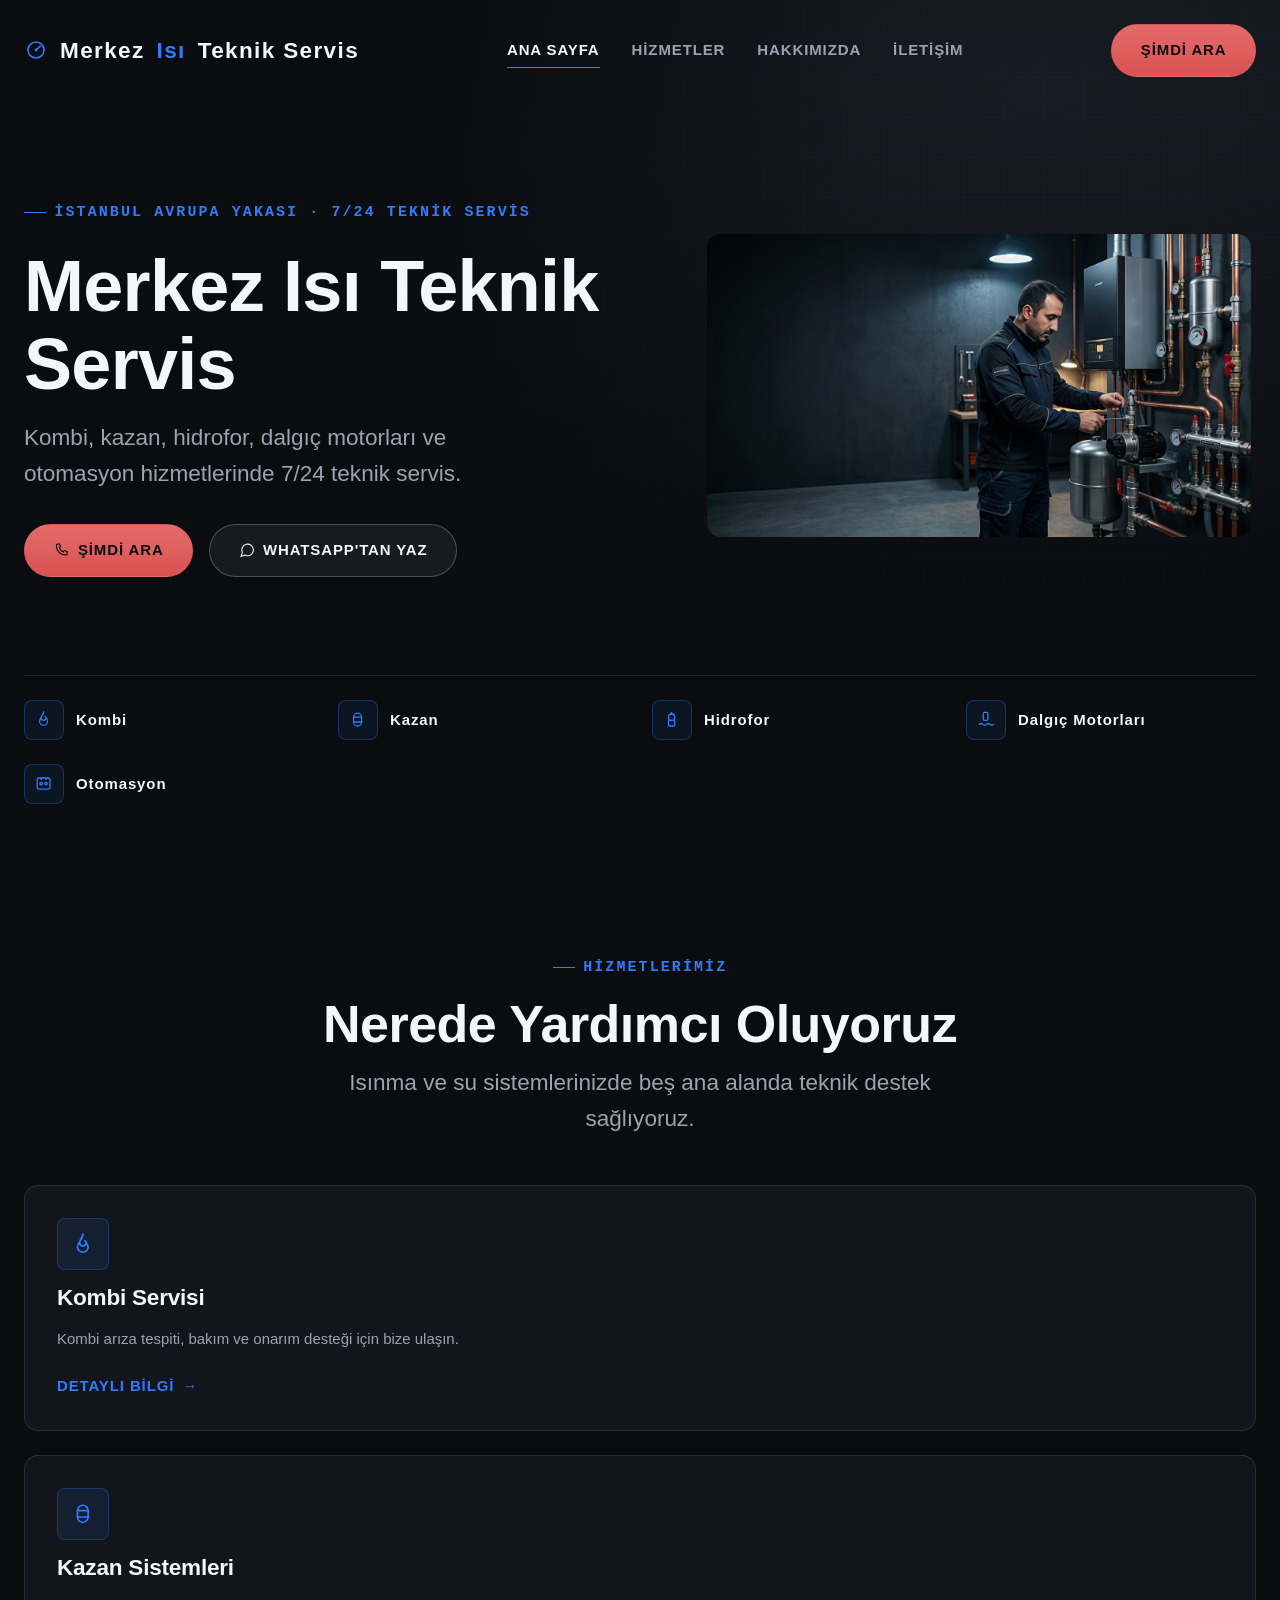
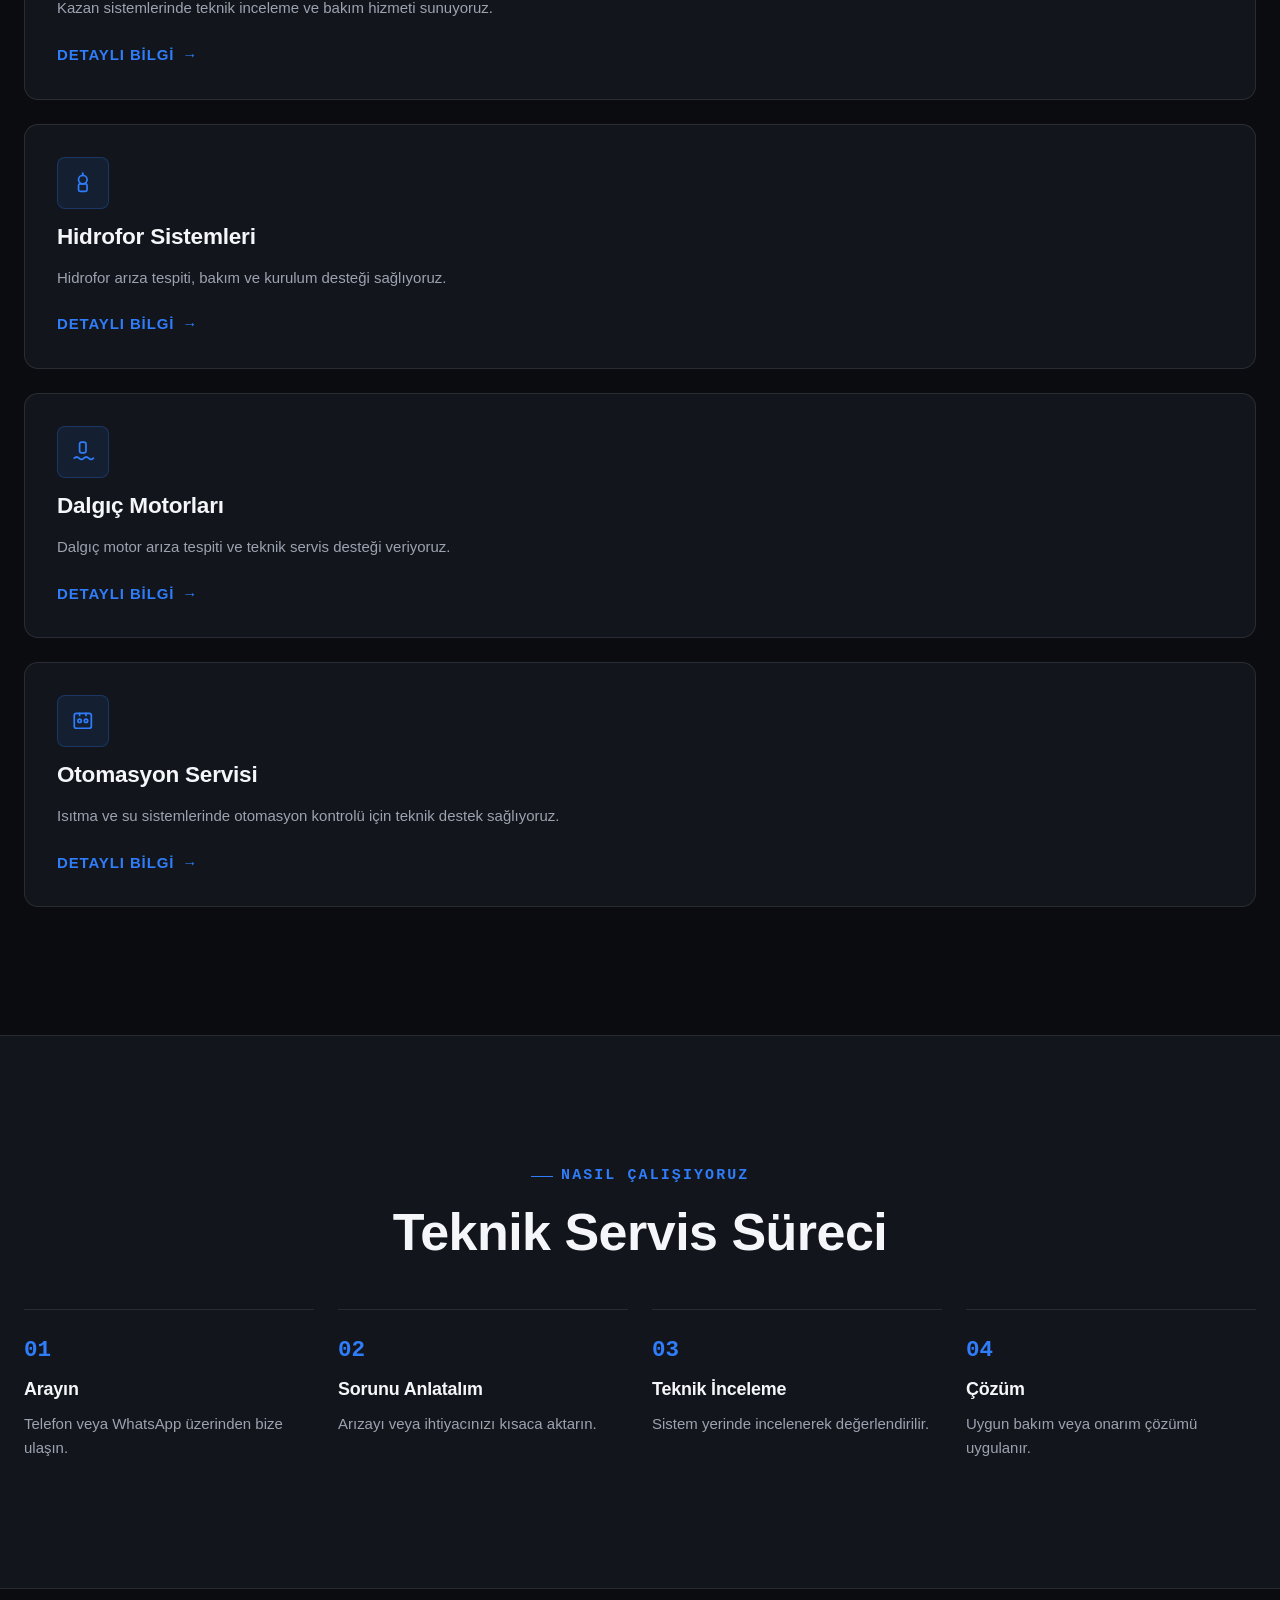
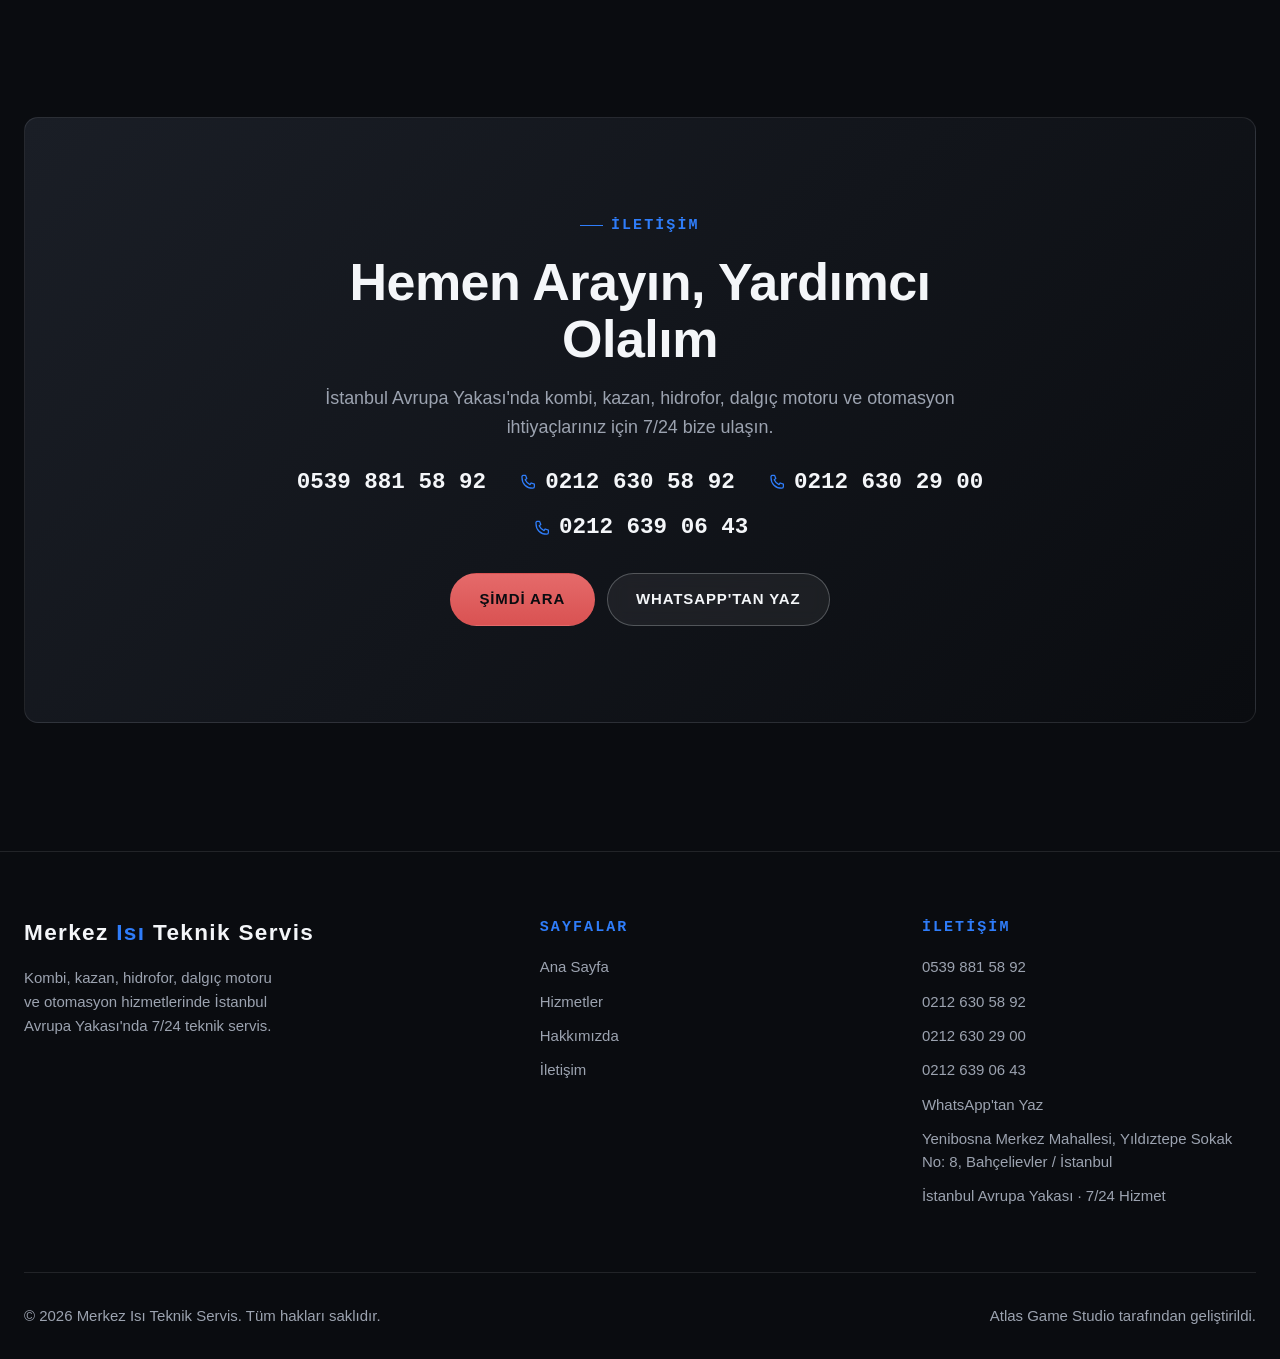
<file: index.html>
<!doctype html>
<html lang="tr">
<head>
  <meta charset="UTF-8" />
  <meta name="viewport" content="width=device-width, initial-scale=1" />
  <title>Merkez Isı Teknik Servis | Kombi, Kazan, Hidrofor, Dalgıç Motoru, Otomasyon</title>
  <meta name="description" content="Merkez Isı Teknik Servis; kombi, kazan, hidrofor, dalgıç motoru ve otomasyon alanlarında İstanbul Avrupa Yakası'nda 7/24 teknik servis sunar. Hemen arayın veya WhatsApp'tan yazın." />
  <!-- TODO: canonical will become https://www.merkezhidrofor.com/ once this design ships through the
       WordPress child theme on the live domain. This static repo is a design reference / GitHub Pages
       demo, not the production deployment, so it intentionally keeps a placeholder canonical for now. -->
  <link rel="canonical" href="https://example.com/" />

  <meta property="og:type" content="website" />
  <meta property="og:title" content="Merkez Isı Teknik Servis | Kombi, Kazan, Hidrofor, Dalgıç Motoru, Otomasyon" />
  <meta property="og:description" content="Kombi, kazan, hidrofor, dalgıç motoru ve otomasyon alanlarında İstanbul Avrupa Yakası'nda 7/24 teknik servis, bakım ve onarım desteği." />
  <meta property="og:url" content="https://example.com/" />
  <meta property="og:locale" content="tr_TR" />
  <meta name="twitter:card" content="summary" />

  <link rel="icon" href="assets/images/icons/favicon.svg" type="image/svg+xml" />
  <link rel="manifest" href="site.webmanifest" />
  <meta name="theme-color" content="#0a0c10" />

  <link rel="stylesheet" href="assets/css/base/reset.css" />
  <link rel="stylesheet" href="assets/css/base/tokens.css" />
  <link rel="stylesheet" href="assets/css/base/typography.css" />
  <link rel="stylesheet" href="assets/css/base/global.css" />
  <link rel="stylesheet" href="assets/css/layout/container.css" />
  <link rel="stylesheet" href="assets/css/components/button.css" />
  <link rel="stylesheet" href="assets/css/components/nav.css" />
  <link rel="stylesheet" href="assets/css/components/service-card.css" />
  <link rel="stylesheet" href="assets/css/components/trust-bar.css" />
  <link rel="stylesheet" href="assets/css/components/process-steps.css" />
  <link rel="stylesheet" href="assets/css/components/cta-band.css" />
  <link rel="stylesheet" href="assets/css/components/footer.css" />
  <link rel="stylesheet" href="assets/css/components/sticky-cta.css" />
  <link rel="stylesheet" href="assets/css/pages/home.css" />

  <!-- Verified fields only (P0 source of truth, 2026-08-15): name, telephones, address, hours,
       founding date, service area, service list. No fabricated stats, reviews or certifications. -->
  <script type="application/ld+json">
  {
    "@context": "https://schema.org",
    "@type": "HVACBusiness",
    "name": "Merkez Isı Teknik Servis",
    "telephone": ["+905398815892", "+902126305892", "+902126302900", "+902126390643"],
    "foundingDate": "2001",
    "address": {
      "@type": "PostalAddress",
      "streetAddress": "Yıldıztepe Sokak No: 8",
      "addressLocality": "Bahçelievler",
      "addressRegion": "İstanbul",
      "addressCountry": "TR"
    },
    "areaServed": [
      { "@type": "City", "name": "Bahçelievler" },
      { "@type": "City", "name": "Bakırköy" },
      { "@type": "City", "name": "Bağcılar" },
      { "@type": "City", "name": "Güngören" },
      { "@type": "City", "name": "Esenler" },
      { "@type": "City", "name": "Başakşehir" },
      { "@type": "City", "name": "Küçükçekmece" },
      { "@type": "City", "name": "Avcılar" },
      { "@type": "City", "name": "Beylikdüzü" },
      { "@type": "City", "name": "Büyükçekmece" },
      { "@type": "City", "name": "Zeytinburnu" },
      { "@type": "City", "name": "Bayrampaşa" },
      { "@type": "City", "name": "Fatih" },
      { "@type": "City", "name": "Eyüpsultan" },
      { "@type": "City", "name": "Kağıthane" },
      { "@type": "City", "name": "Şişli" },
      { "@type": "City", "name": "Beşiktaş" },
      { "@type": "City", "name": "Sarıyer" },
      { "@type": "City", "name": "Beyoğlu" },
      { "@type": "City", "name": "Gaziosmanpaşa" },
      { "@type": "City", "name": "Sultangazi" },
      { "@type": "City", "name": "Arnavutköy" },
      { "@type": "City", "name": "Esenyurt" }
    ],
    "openingHoursSpecification": {
      "@type": "OpeningHoursSpecification",
      "dayOfWeek": ["Monday", "Tuesday", "Wednesday", "Thursday", "Friday", "Saturday", "Sunday"],
      "opens": "00:00",
      "closes": "23:59"
    },
    "makesOffer": [
      { "@type": "Offer", "itemOffered": { "@type": "Service", "name": "Kombi Servisi" } },
      { "@type": "Offer", "itemOffered": { "@type": "Service", "name": "Kazan Sistemleri" } },
      { "@type": "Offer", "itemOffered": { "@type": "Service", "name": "Hidrofor Sistemleri" } },
      { "@type": "Offer", "itemOffered": { "@type": "Service", "name": "Dalgıç Motorları" } },
      { "@type": "Offer", "itemOffered": { "@type": "Service", "name": "Otomasyon Servisi" } }
    ]
  }
  </script>
</head>
<body class="no-js">
  <a class="skip-link" href="#main">İçeriğe geç</a>

  <header class="site-header">
    <div class="container nav">
      <a href="index.html" class="nav__logo">
        <svg class="nav__logo-mark" width="24" height="24" viewBox="0 0 24 24" aria-hidden="true">
          <circle cx="12" cy="12" r="8" fill="none" stroke="var(--color-accent)" stroke-width="1.6" />
          <circle cx="12" cy="12" r="1.4" fill="var(--color-accent)" />
          <path d="M12 12 L16.2 8.2" stroke="var(--color-accent)" stroke-width="1.6" stroke-linecap="round" />
        </svg>
        Merkez <strong>Isı</strong> Teknik Servis
      </a>

      <nav class="nav__links" aria-label="Ana menü">
        <a href="index.html" class="nav__link" aria-current="page">Ana Sayfa</a>
        <a href="hizmetler.html" class="nav__link">Hizmetler</a>
        <a href="hakkimizda.html" class="nav__link">Hakkımızda</a>
        <a href="iletisim.html" class="nav__link">İletişim</a>
      </nav>

      <div class="nav__actions">
        <a href="tel:+905398815892" class="btn btn--danger nav__cta" data-contact="phone-mobile">ŞİMDİ ARA</a>
        <button type="button" class="nav__toggle" aria-label="Menüyü aç" aria-expanded="false" aria-controls="mobile-drawer">
          <span></span><span></span><span></span>
        </button>
      </div>
    </div>
  </header>

  <nav id="mobile-drawer" class="nav__drawer" aria-label="Mobil menü">
    <a href="index.html" class="nav__link" aria-current="page">Ana Sayfa</a>
    <a href="hizmetler.html" class="nav__link">Hizmetler</a>
    <a href="hakkimizda.html" class="nav__link">Hakkımızda</a>
    <a href="iletisim.html" class="nav__link">İletişim</a>
    <a href="tel:+905398815892" class="btn btn--danger" data-contact="phone-mobile">ŞİMDİ ARA</a>
  </nav>

  <main id="main">
    <section class="hero">
      <div class="hero__scene" aria-hidden="true">
        <div class="hero__scene-base"></div>
        <div class="hero__scene-grid"></div>
        <div class="hero__scrim"></div>
      </div>

      <div class="container hero__grid">
        <div class="hero__text">
          <p class="eyebrow">İstanbul Avrupa Yakası · 7/24 Teknik Servis</p>
          <h1 class="hero__title">Merkez Isı Teknik Servis</h1>
          <p class="hero__lede">
            Kombi, kazan, hidrofor, dalgıç motorları ve otomasyon hizmetlerinde 7/24 teknik servis.
          </p>
          <div class="hero__actions">
            <a href="tel:+905398815892" class="btn btn--danger" data-contact="phone-mobile">
              <span class="btn__icon" aria-hidden="true">
                <svg viewBox="0 0 24 24" fill="none" stroke="currentColor" stroke-width="1.6" stroke-linecap="round" stroke-linejoin="round"><path d="M6.5 3h3l1.5 4-2 1.5a12 12 0 0 0 6 6l1.5-2 4 1.5v3a2 2 0 0 1-2 2C10.5 19 5 13.5 5 5.5A2 2 0 0 1 6.5 3Z"/></svg>
              </span>
              <span>Şimdi Ara</span>
            </a>
            <a href="https://wa.me/905398815892" class="btn btn--secondary" target="_blank" rel="noopener" data-contact="whatsapp">
              <span class="btn__icon" aria-hidden="true">
                <svg viewBox="0 0 24 24" fill="none" stroke="currentColor" stroke-width="1.6"><path d="M21 11.5a8.5 8.5 0 0 1-8.5 8.5c-1.4 0-2.7-.3-3.9-.9L3 21l1.9-5.6A8.5 8.5 0 1 1 21 11.5Z"/></svg>
              </span>
              <span>WhatsApp'tan Yaz</span>
            </a>
          </div>
        </div>

        <div class="hero__visual" aria-hidden="true">
          <!-- V1 production hero photo (client-approved). Swap point for real client
               photography later — replace the four files in assets/images/hero/. -->
          <picture>
            <source type="image/avif" srcset="assets/images/hero/hero-photo.avif" />
            <source type="image/webp" srcset="assets/images/hero/hero-photo.webp" />
            <img
              class="hero__illustration"
              src="assets/images/hero/hero-photo.jpg"
              width="1376"
              height="768"
              alt=""
              fetchpriority="high"
              decoding="async"
            />
          </picture>
        </div>
      </div>

      <div class="container hero__trust">
        <ul class="trust-bar">
          <li class="trust-bar__item">
            <span class="trust-bar__icon" aria-hidden="true">
              <svg viewBox="0 0 24 24" fill="none" stroke="currentColor" stroke-width="1.6" stroke-linecap="round" stroke-linejoin="round"><path d="M12 2c1 3-3 4-3 8a3 3 0 0 0 6 0c0-1-1-2-1-2 1 3 3 3 3 6a5 5 0 0 1-10 0c0-5 5-6 5-12Z"/></svg>
            </span>
            <span class="trust-bar__title">Kombi</span>
          </li>
          <li class="trust-bar__item">
            <span class="trust-bar__icon" aria-hidden="true">
              <svg viewBox="0 0 24 24" fill="none" stroke="currentColor" stroke-width="1.6" stroke-linecap="round" stroke-linejoin="round"><rect x="7" y="4" width="10" height="16" rx="5"/><path d="M7 9h10"/><path d="M7 15h10"/></svg>
            </span>
            <span class="trust-bar__title">Kazan</span>
          </li>
          <li class="trust-bar__item">
            <span class="trust-bar__icon" aria-hidden="true">
              <svg viewBox="0 0 24 24" fill="none" stroke="currentColor" stroke-width="1.6" stroke-linecap="round" stroke-linejoin="round"><circle cx="12" cy="9" r="4"/><path d="M12 5V3"/><rect x="8" y="13" width="8" height="7" rx="1.5"/></svg>
            </span>
            <span class="trust-bar__title">Hidrofor</span>
          </li>
          <li class="trust-bar__item">
            <span class="trust-bar__icon" aria-hidden="true">
              <svg viewBox="0 0 24 24" fill="none" stroke="currentColor" stroke-width="1.6" stroke-linecap="round" stroke-linejoin="round"><rect x="9" y="3" width="6" height="10" rx="2"/><path d="M4 18c1.5-1.5 3-1.5 4.5 0s3 1.5 4.5 0 3-1.5 4.5 0 3 1.5 4.5 0"/></svg>
            </span>
            <span class="trust-bar__title">Dalgıç Motorları</span>
          </li>
          <li class="trust-bar__item">
            <span class="trust-bar__icon" aria-hidden="true">
              <svg viewBox="0 0 24 24" fill="none" stroke="currentColor" stroke-width="1.6" stroke-linecap="round" stroke-linejoin="round"><rect x="4" y="5" width="16" height="14" rx="2"/><circle cx="9" cy="12" r="1.6"/><circle cx="15" cy="12" r="1.6"/><path d="M9 5v2"/><path d="M15 5v2"/></svg>
            </span>
            <span class="trust-bar__title">Otomasyon</span>
          </li>
        </ul>
      </div>
    </section>

    <!-- Hizmetler -->
    <section class="section container" id="hizmetler">
      <div class="section-head section-head--center" data-reveal>
        <p class="eyebrow">Hizmetlerimiz</p>
        <h2>Nerede Yardımcı Oluyoruz</h2>
        <p class="section-head__lede">Isınma ve su sistemlerinizde beş ana alanda teknik destek sağlıyoruz.</p>
      </div>
      <div class="grid grid--5">
        <a href="hizmetler.html#kombi" class="service-card" data-reveal>
          <span class="service-card__icon" aria-hidden="true">
            <svg viewBox="0 0 24 24" fill="none" stroke="currentColor" stroke-width="1.6" stroke-linecap="round" stroke-linejoin="round"><path d="M12 2c1 3-3 4-3 8a3 3 0 0 0 6 0c0-1-1-2-1-2 1 3 3 3 3 6a5 5 0 0 1-10 0c0-5 5-6 5-12Z"/></svg>
          </span>
          <h3 class="service-card__title">Kombi Servisi</h3>
          <p class="service-card__desc">Kombi arıza tespiti, bakım ve onarım desteği için bize ulaşın.</p>
          <span class="service-card__link">Detaylı Bilgi <span class="service-card__link-arrow" aria-hidden="true">→</span></span>
        </a>
        <a href="hizmetler.html#kazan" class="service-card" data-reveal>
          <span class="service-card__icon" aria-hidden="true">
            <svg viewBox="0 0 24 24" fill="none" stroke="currentColor" stroke-width="1.6" stroke-linecap="round" stroke-linejoin="round"><rect x="7" y="4" width="10" height="16" rx="5"/><path d="M7 9h10"/><path d="M7 15h10"/></svg>
          </span>
          <h3 class="service-card__title">Kazan Sistemleri</h3>
          <p class="service-card__desc">Kazan sistemlerinde teknik inceleme ve bakım hizmeti sunuyoruz.</p>
          <span class="service-card__link">Detaylı Bilgi <span class="service-card__link-arrow" aria-hidden="true">→</span></span>
        </a>
        <a href="hizmetler.html#hidrofor" class="service-card" data-reveal>
          <span class="service-card__icon" aria-hidden="true">
            <svg viewBox="0 0 24 24" fill="none" stroke="currentColor" stroke-width="1.6" stroke-linecap="round" stroke-linejoin="round"><circle cx="12" cy="9" r="4"/><path d="M12 5V3"/><rect x="8" y="13" width="8" height="7" rx="1.5"/></svg>
          </span>
          <h3 class="service-card__title">Hidrofor Sistemleri</h3>
          <p class="service-card__desc">Hidrofor arıza tespiti, bakım ve kurulum desteği sağlıyoruz.</p>
          <span class="service-card__link">Detaylı Bilgi <span class="service-card__link-arrow" aria-hidden="true">→</span></span>
        </a>
        <a href="hizmetler.html#dalgic-motorlari" class="service-card" data-reveal>
          <span class="service-card__icon" aria-hidden="true">
            <svg viewBox="0 0 24 24" fill="none" stroke="currentColor" stroke-width="1.6" stroke-linecap="round" stroke-linejoin="round"><rect x="9" y="3" width="6" height="10" rx="2"/><path d="M4 18c1.5-1.5 3-1.5 4.5 0s3 1.5 4.5 0 3-1.5 4.5 0 3 1.5 4.5 0"/></svg>
          </span>
          <h3 class="service-card__title">Dalgıç Motorları</h3>
          <p class="service-card__desc">Dalgıç motor arıza tespiti ve teknik servis desteği veriyoruz.</p>
          <span class="service-card__link">Detaylı Bilgi <span class="service-card__link-arrow" aria-hidden="true">→</span></span>
        </a>
        <a href="hizmetler.html#otomasyon" class="service-card" data-reveal>
          <span class="service-card__icon" aria-hidden="true">
            <svg viewBox="0 0 24 24" fill="none" stroke="currentColor" stroke-width="1.6" stroke-linecap="round" stroke-linejoin="round"><rect x="4" y="5" width="16" height="14" rx="2"/><circle cx="9" cy="12" r="1.6"/><circle cx="15" cy="12" r="1.6"/><path d="M9 5v2"/><path d="M15 5v2"/></svg>
          </span>
          <h3 class="service-card__title">Otomasyon Servisi</h3>
          <p class="service-card__desc">Isıtma ve su sistemlerinde otomasyon kontrolü için teknik destek sağlıyoruz.</p>
          <span class="service-card__link">Detaylı Bilgi <span class="service-card__link-arrow" aria-hidden="true">→</span></span>
        </a>
      </div>
    </section>

    <!-- Süreç -->
    <section class="section section--surface">
      <div class="container">
        <div class="section-head section-head--center" data-reveal>
          <p class="eyebrow">Nasıl Çalışıyoruz</p>
          <h2>Teknik Servis Süreci</h2>
        </div>
        <div class="process" data-reveal>
          <div class="process__step">
            <span class="process__number">01</span>
            <h3 class="process__title">Arayın</h3>
            <p class="process__desc">Telefon veya WhatsApp üzerinden bize ulaşın.</p>
          </div>
          <div class="process__step">
            <span class="process__number">02</span>
            <h3 class="process__title">Sorunu Anlatalım</h3>
            <p class="process__desc">Arızayı veya ihtiyacınızı kısaca aktarın.</p>
          </div>
          <div class="process__step">
            <span class="process__number">03</span>
            <h3 class="process__title">Teknik İnceleme</h3>
            <p class="process__desc">Sistem yerinde incelenerek değerlendirilir.</p>
          </div>
          <div class="process__step">
            <span class="process__number">04</span>
            <h3 class="process__title">Çözüm</h3>
            <p class="process__desc">Uygun bakım veya onarım çözümü uygulanır.</p>
          </div>
        </div>
      </div>
    </section>

    <!-- İletişim CTA -->
    <section class="section container">
      <div class="cta-band" data-reveal>
        <div class="cta-band__content">
          <p class="eyebrow">İletişim</p>
          <h2>Hemen Arayın, Yardımcı Olalım</h2>
          <p class="text-dim">İstanbul Avrupa Yakası'nda kombi, kazan, hidrofor, dalgıç motoru ve otomasyon ihtiyaçlarınız için 7/24 bize ulaşın.</p>
          <div class="cta-band__phones">
            <a href="tel:+905398815892" class="cta-band__phone" data-contact="phone-mobile" data-contact-text>
              <svg viewBox="0 0 24 24" fill="none" stroke="currentColor" stroke-width="1.6" stroke-linecap="round" stroke-linejoin="round"><path d="M6.5 3h3l1.5 4-2 1.5a12 12 0 0 0 6 6l1.5-2 4 1.5v3a2 2 0 0 1-2 2C10.5 19 5 13.5 5 5.5A2 2 0 0 1 6.5 3Z"/></svg>
              0539 881 58 92
            </a>
            <a href="tel:+902126305892" class="cta-band__phone" data-contact="phone-landline-1" data-contact-text>
              <svg viewBox="0 0 24 24" fill="none" stroke="currentColor" stroke-width="1.6" stroke-linecap="round" stroke-linejoin="round"><path d="M6.5 3h3l1.5 4-2 1.5a12 12 0 0 0 6 6l1.5-2 4 1.5v3a2 2 0 0 1-2 2C10.5 19 5 13.5 5 5.5A2 2 0 0 1 6.5 3Z"/></svg>
              0212 630 58 92
            </a>
            <a href="tel:+902126302900" class="cta-band__phone" data-contact="phone-landline-2" data-contact-text>
              <svg viewBox="0 0 24 24" fill="none" stroke="currentColor" stroke-width="1.6" stroke-linecap="round" stroke-linejoin="round"><path d="M6.5 3h3l1.5 4-2 1.5a12 12 0 0 0 6 6l1.5-2 4 1.5v3a2 2 0 0 1-2 2C10.5 19 5 13.5 5 5.5A2 2 0 0 1 6.5 3Z"/></svg>
              0212 630 29 00
            </a>
            <a href="tel:+902126390643" class="cta-band__phone" data-contact="phone-landline-3" data-contact-text>
              <svg viewBox="0 0 24 24" fill="none" stroke="currentColor" stroke-width="1.6" stroke-linecap="round" stroke-linejoin="round"><path d="M6.5 3h3l1.5 4-2 1.5a12 12 0 0 0 6 6l1.5-2 4 1.5v3a2 2 0 0 1-2 2C10.5 19 5 13.5 5 5.5A2 2 0 0 1 6.5 3Z"/></svg>
              0212 639 06 43
            </a>
          </div>
          <div class="cta-band__actions">
            <a href="tel:+905398815892" class="btn btn--danger" data-contact="phone-mobile">Şimdi Ara</a>
            <a href="https://wa.me/905398815892" class="btn btn--secondary" target="_blank" rel="noopener" data-contact="whatsapp">WhatsApp'tan Yaz</a>
          </div>
        </div>
      </div>
    </section>
  </main>

  <footer class="site-footer">
    <div class="container">
      <div class="footer__grid">
        <div class="footer__brand">
          <span class="footer__logo">Merkez <strong>Isı</strong> Teknik Servis</span>
          <p class="footer__tagline">Kombi, kazan, hidrofor, dalgıç motoru ve otomasyon hizmetlerinde İstanbul Avrupa Yakası'nda 7/24 teknik servis.</p>
        </div>
        <div>
          <p class="footer__heading">Sayfalar</p>
          <nav class="footer__list" aria-label="Footer sayfa bağlantıları">
            <a href="index.html">Ana Sayfa</a>
            <a href="hizmetler.html">Hizmetler</a>
            <a href="hakkimizda.html">Hakkımızda</a>
            <a href="iletisim.html">İletişim</a>
          </nav>
        </div>
        <div>
          <p class="footer__heading">İletişim</p>
          <div class="footer__list">
            <a href="tel:+905398815892" data-contact="phone-mobile" data-contact-text>0539 881 58 92</a>
            <a href="tel:+902126305892" data-contact="phone-landline-1" data-contact-text>0212 630 58 92</a>
            <a href="tel:+902126302900" data-contact="phone-landline-2" data-contact-text>0212 630 29 00</a>
            <a href="tel:+902126390643" data-contact="phone-landline-3" data-contact-text>0212 639 06 43</a>
            <a href="https://wa.me/905398815892" target="_blank" rel="noopener" data-contact="whatsapp">WhatsApp'tan Yaz</a>
            <span>Yenibosna Merkez Mahallesi, Yıldıztepe Sokak No: 8, Bahçelievler / İstanbul</span>
            <span>İstanbul Avrupa Yakası · 7/24 Hizmet</span>
          </div>
        </div>
      </div>
      <div class="footer__bottom">
        <span>&copy; 2026 Merkez Isı Teknik Servis. Tüm hakları saklıdır.</span>
        <span>Atlas Game Studio tarafından geliştirildi.</span>
      </div>
    </div>
  </footer>

  <nav class="sticky-cta" aria-label="Hızlı iletişim">
    <a href="tel:+905398815892" class="sticky-cta__link sticky-cta__link--call" data-contact="phone-mobile">
      <svg viewBox="0 0 24 24" fill="none" stroke="currentColor" stroke-width="1.8" stroke-linecap="round" stroke-linejoin="round"><path d="M6.5 3h3l1.5 4-2 1.5a12 12 0 0 0 6 6l1.5-2 4 1.5v3a2 2 0 0 1-2 2C10.5 19 5 13.5 5 5.5A2 2 0 0 1 6.5 3Z"/></svg>
      Şimdi Ara
    </a>
    <a href="https://wa.me/905398815892" class="sticky-cta__link sticky-cta__link--whatsapp" target="_blank" rel="noopener" data-contact="whatsapp">
      <svg viewBox="0 0 24 24" fill="none" stroke="currentColor" stroke-width="1.8"><path d="M21 11.5a8.5 8.5 0 0 1-8.5 8.5c-1.4 0-2.7-.3-3.9-.9L3 21l1.9-5.6A8.5 8.5 0 1 1 21 11.5Z"/></svg>
      WhatsApp
    </a>
  </nav>

  <script type="module" src="assets/js/main.js"></script>
</body>
</html>
</file>
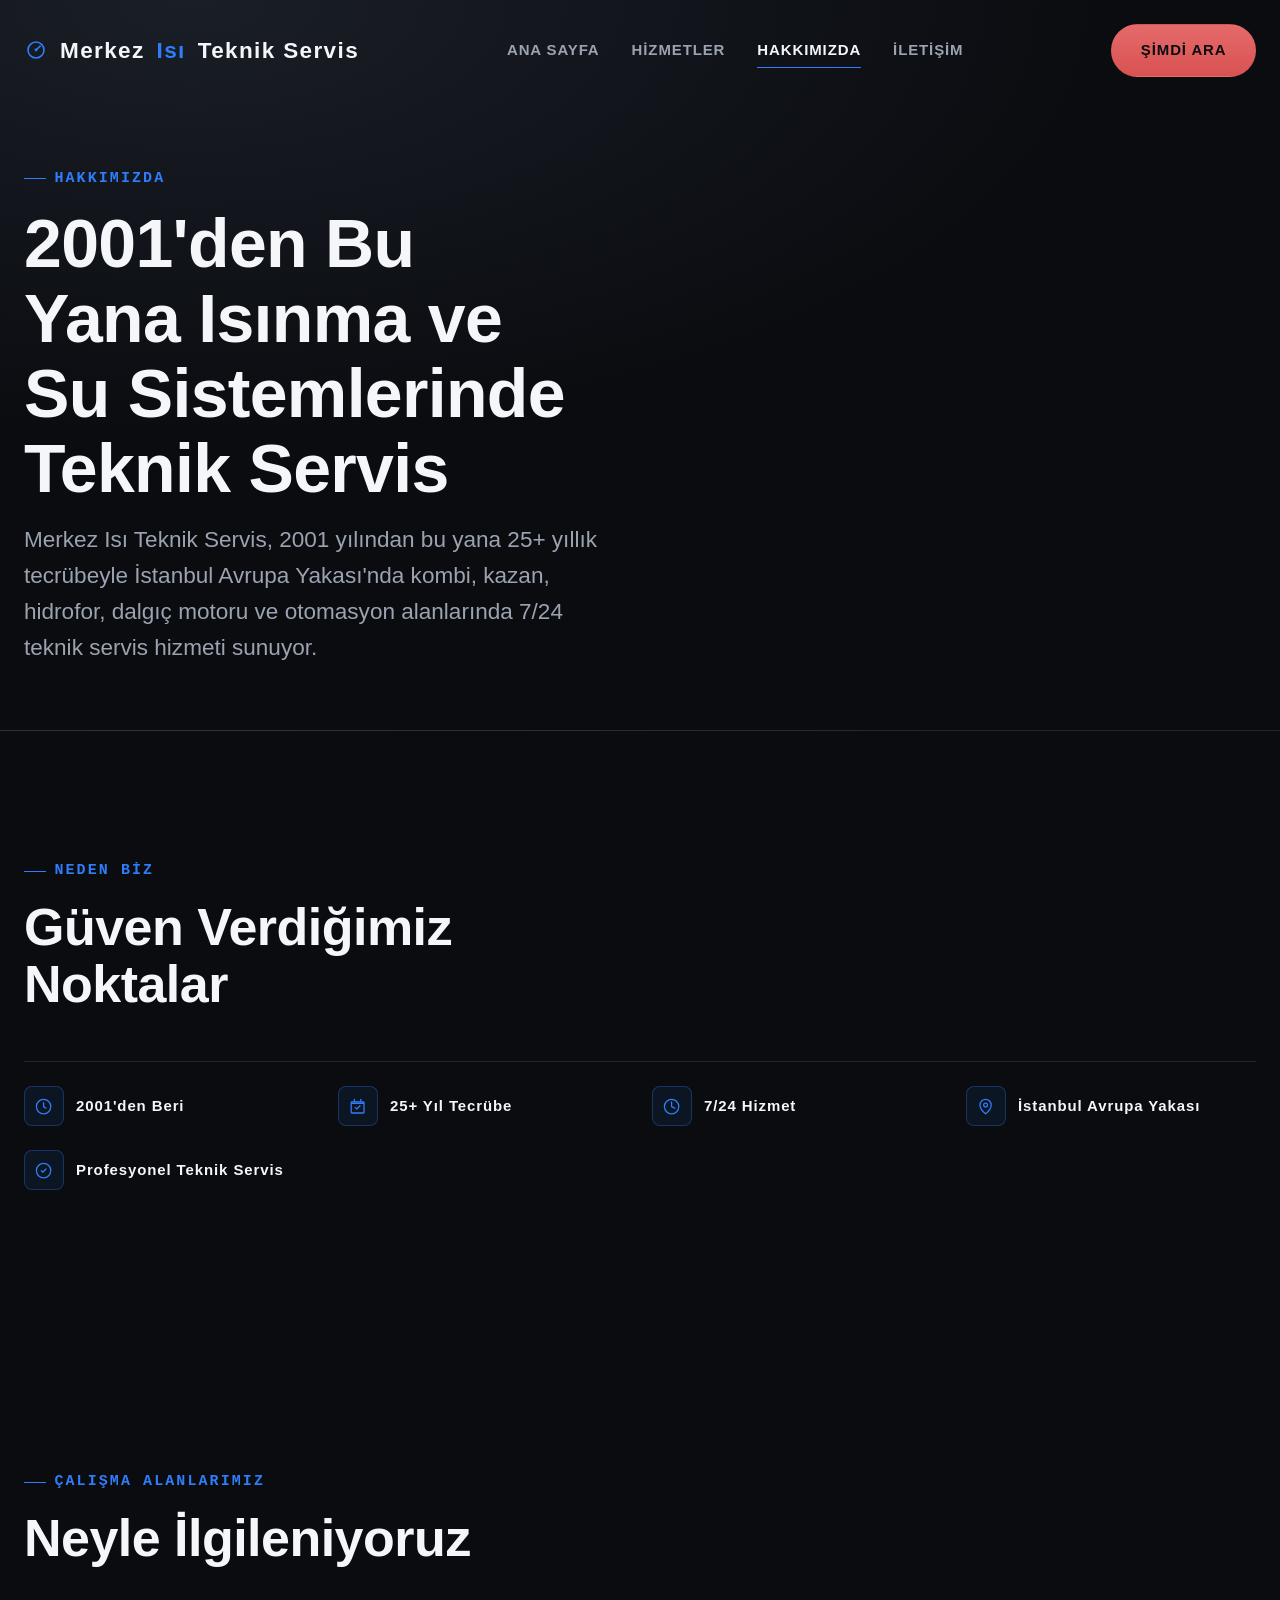
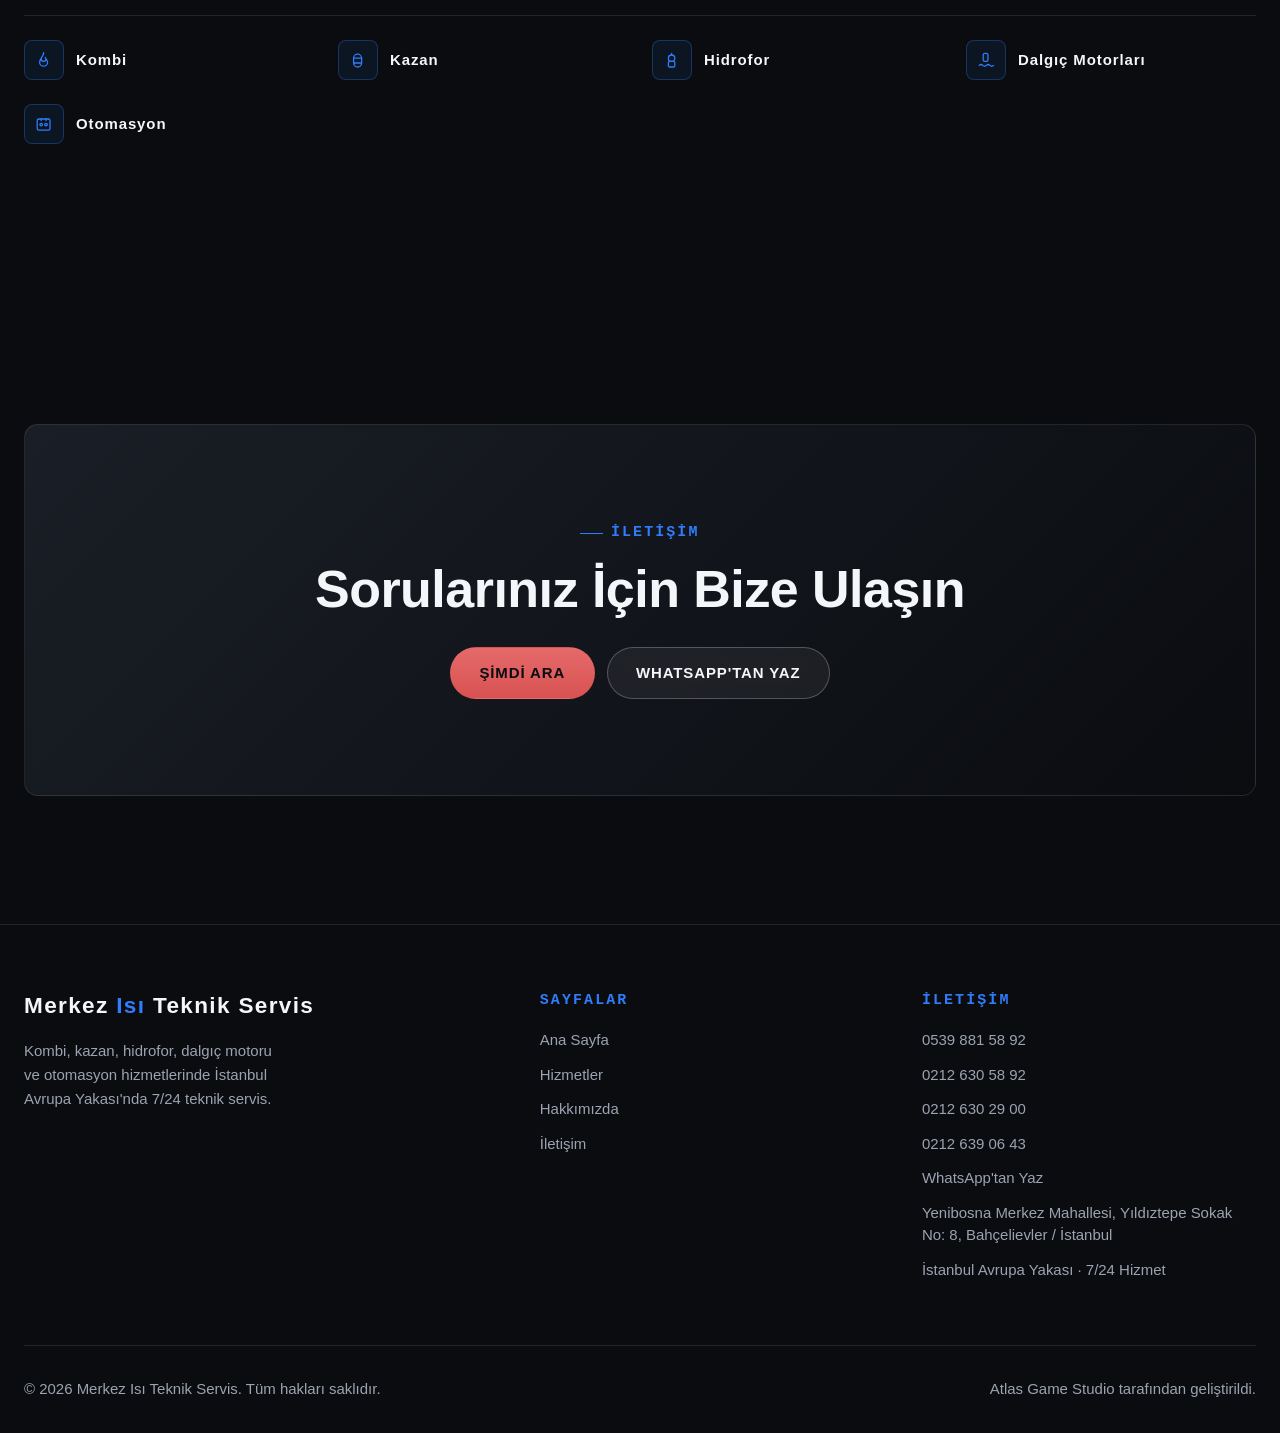
<file: hakkimizda.html>
<!doctype html>
<html lang="tr">
<head>
  <meta charset="UTF-8" />
  <meta name="viewport" content="width=device-width, initial-scale=1" />
  <title>Hakkımızda | Merkez Isı Teknik Servis</title>
  <meta name="description" content="Merkez Isı Teknik Servis; 2001'den bu yana 25+ yıllık tecrübeyle İstanbul Avrupa Yakası'nda kombi, kazan, hidrofor, dalgıç motoru ve otomasyon alanlarında 7/24 teknik servis hizmeti sunmaktadır." />
  <!-- TODO: canonical will become https://www.merkezhidrofor.com/hakkimizda/ once ported to WordPress. -->
  <link rel="canonical" href="https://example.com/hakkimizda.html" />
  <meta name="theme-color" content="#0a0c10" />

  <link rel="icon" href="assets/images/icons/favicon.svg" type="image/svg+xml" />
  <link rel="manifest" href="site.webmanifest" />

  <link rel="stylesheet" href="assets/css/base/reset.css" />
  <link rel="stylesheet" href="assets/css/base/tokens.css" />
  <link rel="stylesheet" href="assets/css/base/typography.css" />
  <link rel="stylesheet" href="assets/css/base/global.css" />
  <link rel="stylesheet" href="assets/css/layout/container.css" />
  <link rel="stylesheet" href="assets/css/components/button.css" />
  <link rel="stylesheet" href="assets/css/components/nav.css" />
  <link rel="stylesheet" href="assets/css/components/page-header.css" />
  <link rel="stylesheet" href="assets/css/components/trust-bar.css" />
  <link rel="stylesheet" href="assets/css/components/cta-band.css" />
  <link rel="stylesheet" href="assets/css/components/footer.css" />
  <link rel="stylesheet" href="assets/css/components/sticky-cta.css" />
</head>
<body class="no-js">
  <a class="skip-link" href="#main">İçeriğe geç</a>

  <header class="site-header">
    <div class="container nav">
      <a href="index.html" class="nav__logo">
        <svg class="nav__logo-mark" width="24" height="24" viewBox="0 0 24 24" aria-hidden="true">
          <circle cx="12" cy="12" r="8" fill="none" stroke="var(--color-accent)" stroke-width="1.6" />
          <circle cx="12" cy="12" r="1.4" fill="var(--color-accent)" />
          <path d="M12 12 L16.2 8.2" stroke="var(--color-accent)" stroke-width="1.6" stroke-linecap="round" />
        </svg>
        Merkez <strong>Isı</strong> Teknik Servis
      </a>

      <nav class="nav__links" aria-label="Ana menü">
        <a href="index.html" class="nav__link">Ana Sayfa</a>
        <a href="hizmetler.html" class="nav__link">Hizmetler</a>
        <a href="hakkimizda.html" class="nav__link" aria-current="page">Hakkımızda</a>
        <a href="iletisim.html" class="nav__link">İletişim</a>
      </nav>

      <div class="nav__actions">
        <a href="tel:+905398815892" class="btn btn--danger nav__cta" data-contact="phone-mobile">ŞİMDİ ARA</a>
        <button type="button" class="nav__toggle" aria-label="Menüyü aç" aria-expanded="false" aria-controls="mobile-drawer">
          <span></span><span></span><span></span>
        </button>
      </div>
    </div>
  </header>

  <nav id="mobile-drawer" class="nav__drawer" aria-label="Mobil menü">
    <a href="index.html" class="nav__link">Ana Sayfa</a>
    <a href="hizmetler.html" class="nav__link">Hizmetler</a>
    <a href="hakkimizda.html" class="nav__link" aria-current="page">Hakkımızda</a>
    <a href="iletisim.html" class="nav__link">İletişim</a>
    <a href="tel:+905398815892" class="btn btn--danger" data-contact="phone-mobile">ŞİMDİ ARA</a>
  </nav>

  <main id="main">
    <header class="page-header container">
      <p class="eyebrow">Hakkımızda</p>
      <h1 class="page-header__title">2001'den Bu Yana Isınma ve Su Sistemlerinde Teknik Servis</h1>
      <p class="page-header__lede">Merkez Isı Teknik Servis, 2001 yılından bu yana 25+ yıllık tecrübeyle İstanbul Avrupa Yakası'nda kombi, kazan, hidrofor, dalgıç motoru ve otomasyon alanlarında 7/24 teknik servis hizmeti sunuyor.</p>
    </header>

    <section class="section container">
      <div class="section-head" data-reveal>
        <p class="eyebrow">Neden Biz</p>
        <h2>Güven Verdiğimiz Noktalar</h2>
      </div>
      <ul class="trust-bar" data-reveal>
        <li class="trust-bar__item">
          <span class="trust-bar__icon" aria-hidden="true">
            <svg viewBox="0 0 24 24" fill="none" stroke="currentColor" stroke-width="1.6" stroke-linecap="round" stroke-linejoin="round"><circle cx="12" cy="12" r="9"/><path d="M12 7v5l3 2"/></svg>
          </span>
          <span class="trust-bar__title">2001'den Beri</span>
        </li>
        <li class="trust-bar__item">
          <span class="trust-bar__icon" aria-hidden="true">
            <svg viewBox="0 0 24 24" fill="none" stroke="currentColor" stroke-width="1.6" stroke-linecap="round" stroke-linejoin="round"><path d="M8 3v3M16 3v3M4 8h16M5 6h14a1 1 0 0 1 1 1v12a1 1 0 0 1-1 1H5a1 1 0 0 1-1-1V7a1 1 0 0 1 1-1Z"/><path d="M9 13l2 2 4-4"/></svg>
          </span>
          <span class="trust-bar__title">25+ Yıl Tecrübe</span>
        </li>
        <li class="trust-bar__item">
          <span class="trust-bar__icon" aria-hidden="true">
            <svg viewBox="0 0 24 24" fill="none" stroke="currentColor" stroke-width="1.6" stroke-linecap="round" stroke-linejoin="round"><circle cx="12" cy="12" r="9"/><path d="M12 6v6l4 2"/></svg>
          </span>
          <span class="trust-bar__title">7/24 Hizmet</span>
        </li>
        <li class="trust-bar__item">
          <span class="trust-bar__icon" aria-hidden="true">
            <svg viewBox="0 0 24 24" fill="none" stroke="currentColor" stroke-width="1.6" stroke-linecap="round" stroke-linejoin="round"><path d="M12 21s-7-5.2-7-11a7 7 0 0 1 14 0c0 5.8-7 11-7 11Z"/><circle cx="12" cy="10" r="2.4"/></svg>
          </span>
          <span class="trust-bar__title">İstanbul Avrupa Yakası</span>
        </li>
        <li class="trust-bar__item">
          <span class="trust-bar__icon" aria-hidden="true">
            <svg viewBox="0 0 24 24" fill="none" stroke="currentColor" stroke-width="1.6" stroke-linecap="round" stroke-linejoin="round"><path d="M9 12l2 2 4-4"/><circle cx="12" cy="12" r="9"/></svg>
          </span>
          <span class="trust-bar__title">Profesyonel Teknik Servis</span>
        </li>
      </ul>
    </section>

    <section class="section container">
      <div class="section-head" data-reveal>
        <p class="eyebrow">Çalışma Alanlarımız</p>
        <h2>Neyle İlgileniyoruz</h2>
      </div>
      <ul class="trust-bar" data-reveal>
        <li class="trust-bar__item">
          <span class="trust-bar__icon" aria-hidden="true">
            <svg viewBox="0 0 24 24" fill="none" stroke="currentColor" stroke-width="1.6" stroke-linecap="round" stroke-linejoin="round"><path d="M12 2c1 3-3 4-3 8a3 3 0 0 0 6 0c0-1-1-2-1-2 1 3 3 3 3 6a5 5 0 0 1-10 0c0-5 5-6 5-12Z"/></svg>
          </span>
          <span class="trust-bar__title">Kombi</span>
        </li>
        <li class="trust-bar__item">
          <span class="trust-bar__icon" aria-hidden="true">
            <svg viewBox="0 0 24 24" fill="none" stroke="currentColor" stroke-width="1.6" stroke-linecap="round" stroke-linejoin="round"><rect x="7" y="4" width="10" height="16" rx="5"/><path d="M7 9h10"/><path d="M7 15h10"/></svg>
          </span>
          <span class="trust-bar__title">Kazan</span>
        </li>
        <li class="trust-bar__item">
          <span class="trust-bar__icon" aria-hidden="true">
            <svg viewBox="0 0 24 24" fill="none" stroke="currentColor" stroke-width="1.6" stroke-linecap="round" stroke-linejoin="round"><circle cx="12" cy="9" r="4"/><path d="M12 5V3"/><rect x="8" y="13" width="8" height="7" rx="1.5"/></svg>
          </span>
          <span class="trust-bar__title">Hidrofor</span>
        </li>
        <li class="trust-bar__item">
          <span class="trust-bar__icon" aria-hidden="true">
            <svg viewBox="0 0 24 24" fill="none" stroke="currentColor" stroke-width="1.6" stroke-linecap="round" stroke-linejoin="round"><rect x="9" y="3" width="6" height="10" rx="2"/><path d="M4 18c1.5-1.5 3-1.5 4.5 0s3 1.5 4.5 0 3-1.5 4.5 0 3 1.5 4.5 0"/></svg>
          </span>
          <span class="trust-bar__title">Dalgıç Motorları</span>
        </li>
        <li class="trust-bar__item">
          <span class="trust-bar__icon" aria-hidden="true">
            <svg viewBox="0 0 24 24" fill="none" stroke="currentColor" stroke-width="1.6" stroke-linecap="round" stroke-linejoin="round"><rect x="4" y="5" width="16" height="14" rx="2"/><circle cx="9" cy="12" r="1.6"/><circle cx="15" cy="12" r="1.6"/><path d="M9 5v2"/><path d="M15 5v2"/></svg>
          </span>
          <span class="trust-bar__title">Otomasyon</span>
        </li>
      </ul>
    </section>

    <section class="section container">
      <div class="cta-band" data-reveal>
        <div class="cta-band__content">
          <p class="eyebrow">İletişim</p>
          <h2>Sorularınız İçin Bize Ulaşın</h2>
          <div class="cta-band__actions">
            <a href="tel:+905398815892" class="btn btn--danger" data-contact="phone-mobile">Şimdi Ara</a>
            <a href="https://wa.me/905398815892" class="btn btn--secondary" target="_blank" rel="noopener" data-contact="whatsapp">WhatsApp'tan Yaz</a>
          </div>
        </div>
      </div>
    </section>
  </main>

  <footer class="site-footer">
    <div class="container">
      <div class="footer__grid">
        <div class="footer__brand">
          <span class="footer__logo">Merkez <strong>Isı</strong> Teknik Servis</span>
          <p class="footer__tagline">Kombi, kazan, hidrofor, dalgıç motoru ve otomasyon hizmetlerinde İstanbul Avrupa Yakası'nda 7/24 teknik servis.</p>
        </div>
        <div>
          <p class="footer__heading">Sayfalar</p>
          <nav class="footer__list" aria-label="Footer sayfa bağlantıları">
            <a href="index.html">Ana Sayfa</a>
            <a href="hizmetler.html">Hizmetler</a>
            <a href="hakkimizda.html">Hakkımızda</a>
            <a href="iletisim.html">İletişim</a>
          </nav>
        </div>
        <div>
          <p class="footer__heading">İletişim</p>
          <div class="footer__list">
            <a href="tel:+905398815892" data-contact="phone-mobile" data-contact-text>0539 881 58 92</a>
            <a href="tel:+902126305892" data-contact="phone-landline-1" data-contact-text>0212 630 58 92</a>
            <a href="tel:+902126302900" data-contact="phone-landline-2" data-contact-text>0212 630 29 00</a>
            <a href="tel:+902126390643" data-contact="phone-landline-3" data-contact-text>0212 639 06 43</a>
            <a href="https://wa.me/905398815892" target="_blank" rel="noopener" data-contact="whatsapp">WhatsApp'tan Yaz</a>
            <span>Yenibosna Merkez Mahallesi, Yıldıztepe Sokak No: 8, Bahçelievler / İstanbul</span>
            <span>İstanbul Avrupa Yakası · 7/24 Hizmet</span>
          </div>
        </div>
      </div>
      <div class="footer__bottom">
        <span>&copy; 2026 Merkez Isı Teknik Servis. Tüm hakları saklıdır.</span>
        <span>Atlas Game Studio tarafından geliştirildi.</span>
      </div>
    </div>
  </footer>

  <nav class="sticky-cta" aria-label="Hızlı iletişim">
    <a href="tel:+905398815892" class="sticky-cta__link sticky-cta__link--call" data-contact="phone-mobile">
      <svg viewBox="0 0 24 24" fill="none" stroke="currentColor" stroke-width="1.8" stroke-linecap="round" stroke-linejoin="round"><path d="M6.5 3h3l1.5 4-2 1.5a12 12 0 0 0 6 6l1.5-2 4 1.5v3a2 2 0 0 1-2 2C10.5 19 5 13.5 5 5.5A2 2 0 0 1 6.5 3Z"/></svg>
      Şimdi Ara
    </a>
    <a href="https://wa.me/905398815892" class="sticky-cta__link sticky-cta__link--whatsapp" target="_blank" rel="noopener" data-contact="whatsapp">
      <svg viewBox="0 0 24 24" fill="none" stroke="currentColor" stroke-width="1.8"><path d="M21 11.5a8.5 8.5 0 0 1-8.5 8.5c-1.4 0-2.7-.3-3.9-.9L3 21l1.9-5.6A8.5 8.5 0 1 1 21 11.5Z"/></svg>
      WhatsApp
    </a>
  </nav>

  <script type="module" src="assets/js/main.js"></script>
</body>
</html>
</file>
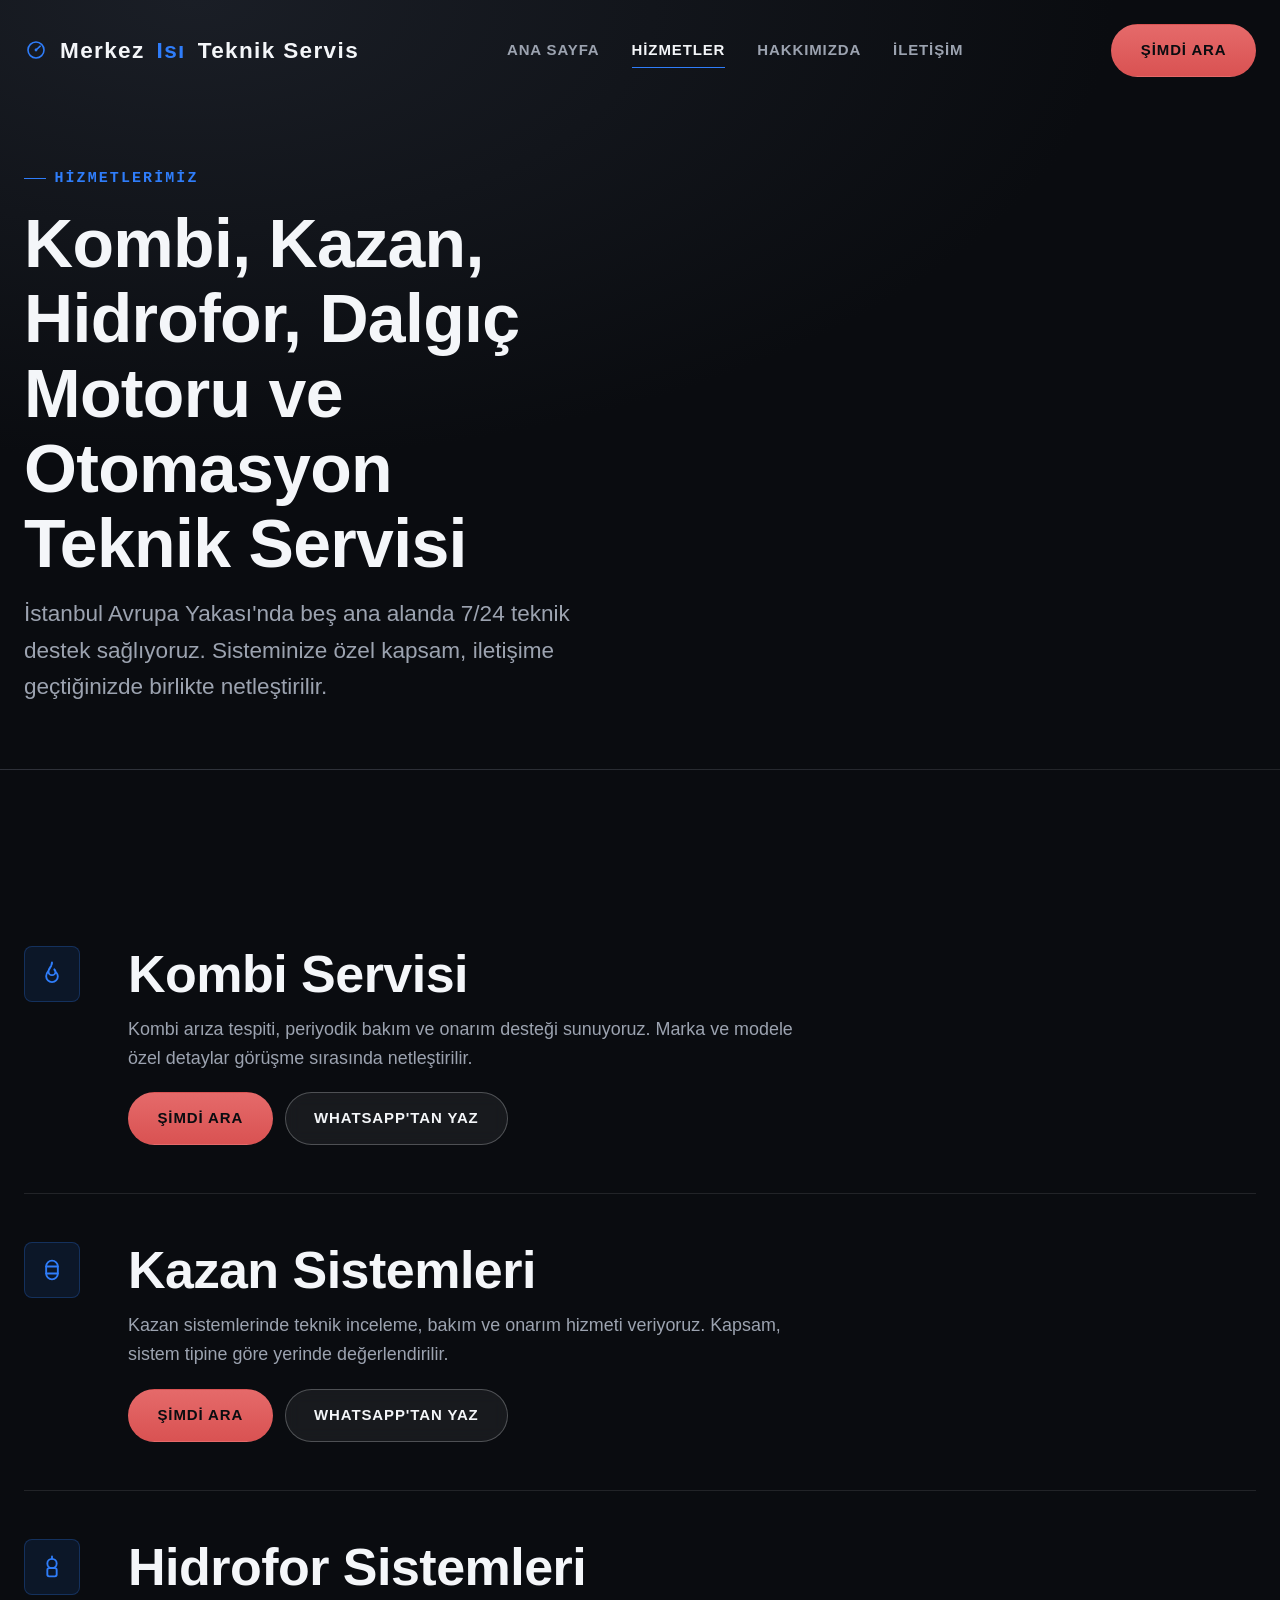
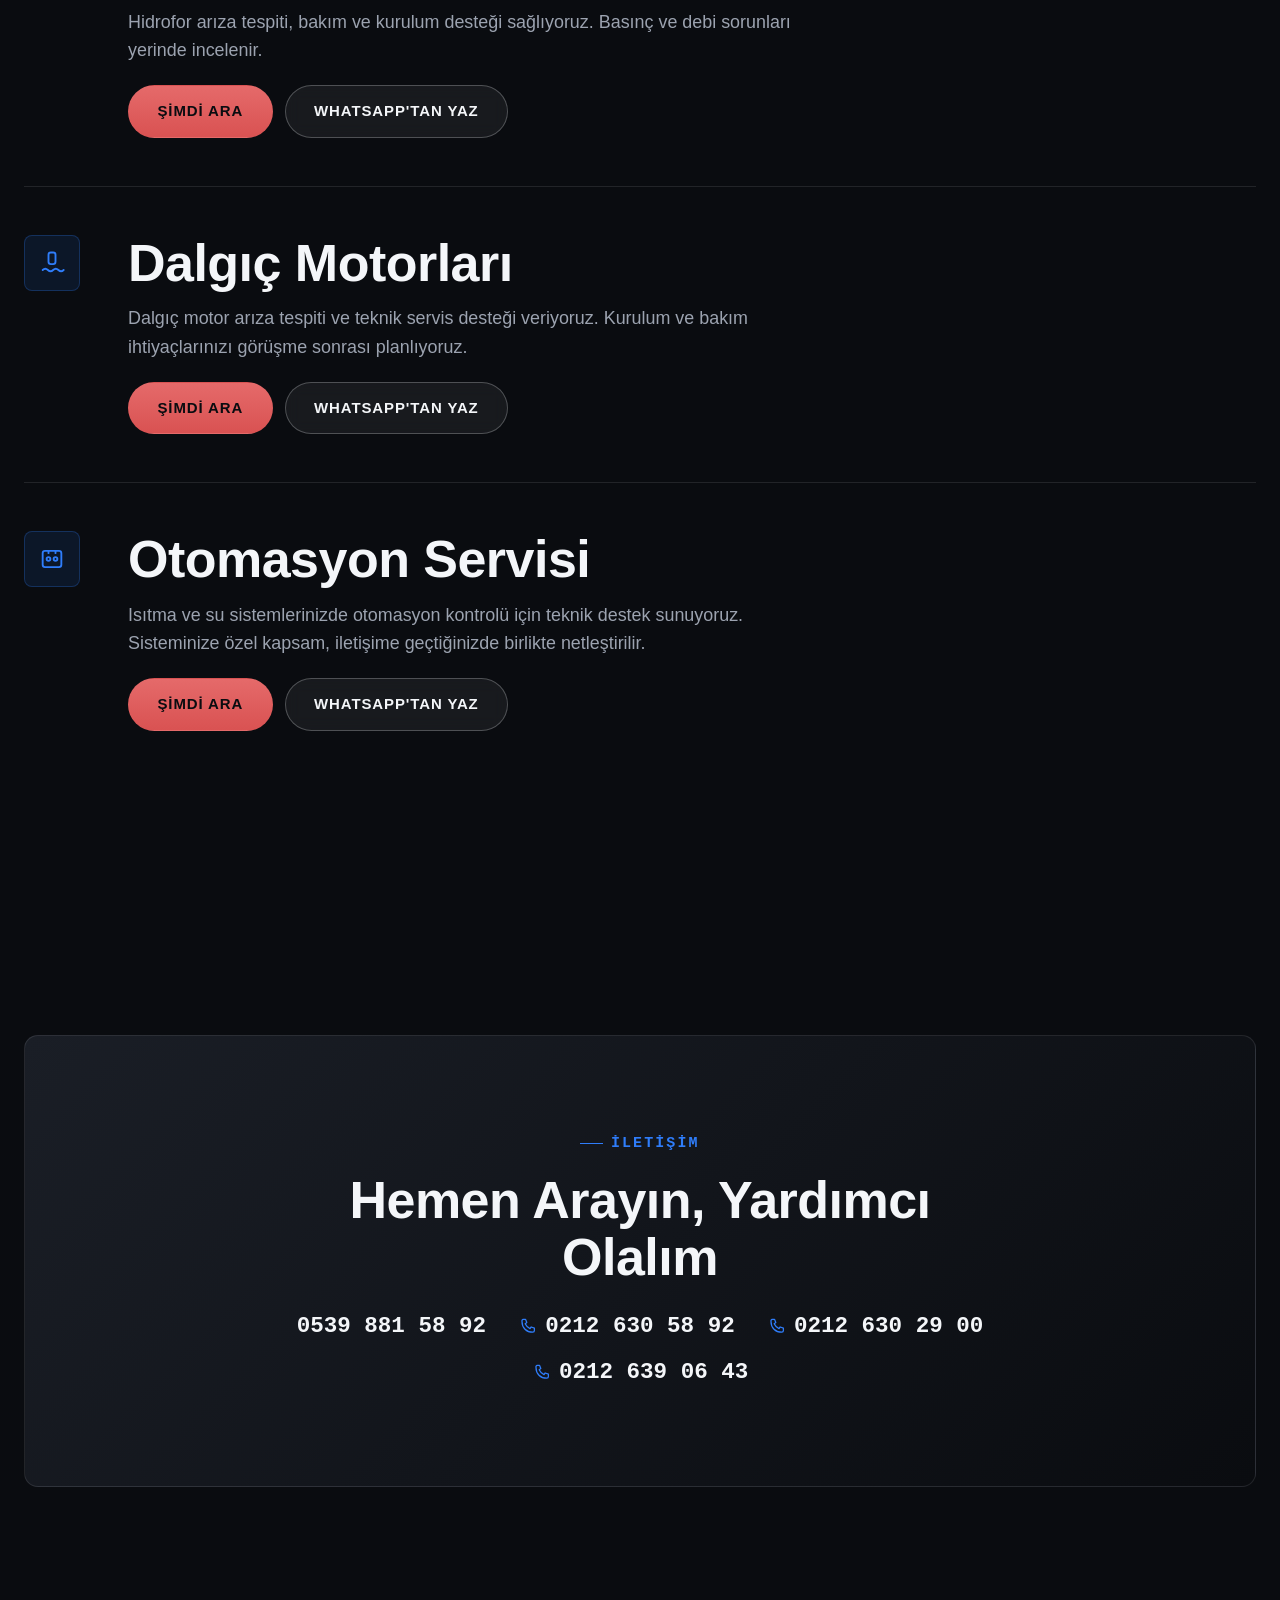
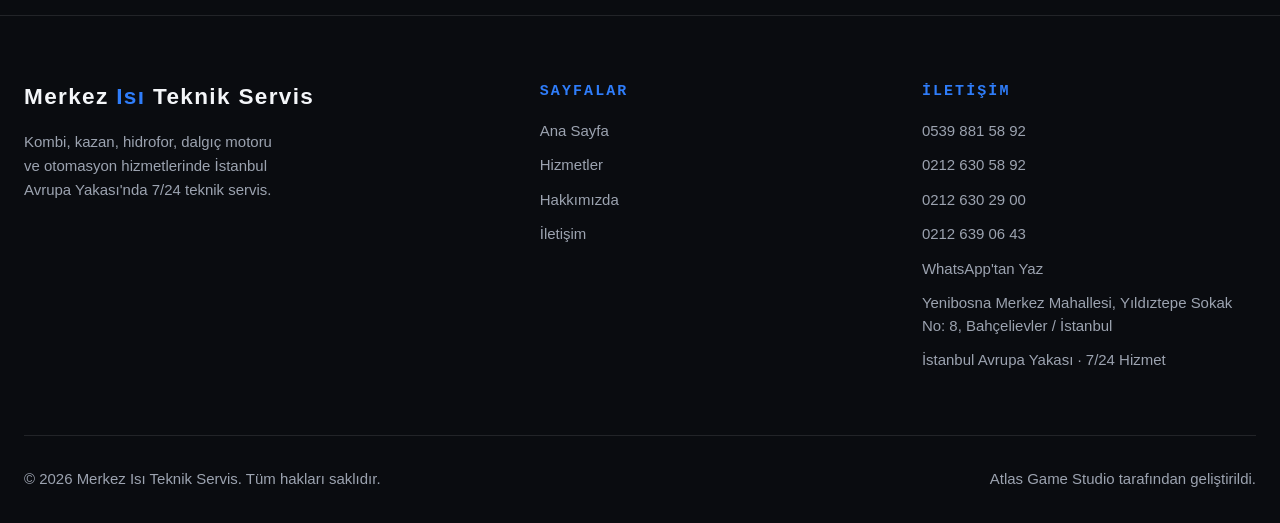
<file: hizmetler.html>
<!doctype html>
<html lang="tr">
<head>
  <meta charset="UTF-8" />
  <meta name="viewport" content="width=device-width, initial-scale=1" />
  <title>Hizmetler | Merkez Isı Teknik Servis</title>
  <meta name="description" content="Merkez Isı Teknik Servis hizmetleri: kombi servisi, kazan sistemleri, hidrofor sistemleri, dalgıç motorları ve otomasyon için İstanbul Avrupa Yakası'nda 7/24 teknik destek." />
  <!-- TODO: canonical will become https://www.merkezhidrofor.com/hizmetler/ once ported to WordPress. -->
  <link rel="canonical" href="https://example.com/hizmetler.html" />
  <meta name="theme-color" content="#0a0c10" />

  <link rel="icon" href="assets/images/icons/favicon.svg" type="image/svg+xml" />
  <link rel="manifest" href="site.webmanifest" />

  <link rel="stylesheet" href="assets/css/base/reset.css" />
  <link rel="stylesheet" href="assets/css/base/tokens.css" />
  <link rel="stylesheet" href="assets/css/base/typography.css" />
  <link rel="stylesheet" href="assets/css/base/global.css" />
  <link rel="stylesheet" href="assets/css/layout/container.css" />
  <link rel="stylesheet" href="assets/css/components/button.css" />
  <link rel="stylesheet" href="assets/css/components/nav.css" />
  <link rel="stylesheet" href="assets/css/components/page-header.css" />
  <link rel="stylesheet" href="assets/css/components/service-card.css" />
  <link rel="stylesheet" href="assets/css/components/cta-band.css" />
  <link rel="stylesheet" href="assets/css/components/footer.css" />
  <link rel="stylesheet" href="assets/css/components/sticky-cta.css" />
  <link rel="stylesheet" href="assets/css/pages/services.css" />
</head>
<body class="no-js">
  <a class="skip-link" href="#main">İçeriğe geç</a>

  <header class="site-header">
    <div class="container nav">
      <a href="index.html" class="nav__logo">
        <svg class="nav__logo-mark" width="24" height="24" viewBox="0 0 24 24" aria-hidden="true">
          <circle cx="12" cy="12" r="8" fill="none" stroke="var(--color-accent)" stroke-width="1.6" />
          <circle cx="12" cy="12" r="1.4" fill="var(--color-accent)" />
          <path d="M12 12 L16.2 8.2" stroke="var(--color-accent)" stroke-width="1.6" stroke-linecap="round" />
        </svg>
        Merkez <strong>Isı</strong> Teknik Servis
      </a>

      <nav class="nav__links" aria-label="Ana menü">
        <a href="index.html" class="nav__link">Ana Sayfa</a>
        <a href="hizmetler.html" class="nav__link" aria-current="page">Hizmetler</a>
        <a href="hakkimizda.html" class="nav__link">Hakkımızda</a>
        <a href="iletisim.html" class="nav__link">İletişim</a>
      </nav>

      <div class="nav__actions">
        <a href="tel:+905398815892" class="btn btn--danger nav__cta" data-contact="phone-mobile">ŞİMDİ ARA</a>
        <button type="button" class="nav__toggle" aria-label="Menüyü aç" aria-expanded="false" aria-controls="mobile-drawer">
          <span></span><span></span><span></span>
        </button>
      </div>
    </div>
  </header>

  <nav id="mobile-drawer" class="nav__drawer" aria-label="Mobil menü">
    <a href="index.html" class="nav__link">Ana Sayfa</a>
    <a href="hizmetler.html" class="nav__link" aria-current="page">Hizmetler</a>
    <a href="hakkimizda.html" class="nav__link">Hakkımızda</a>
    <a href="iletisim.html" class="nav__link">İletişim</a>
    <a href="tel:+905398815892" class="btn btn--danger" data-contact="phone-mobile">ŞİMDİ ARA</a>
  </nav>

  <main id="main">
    <header class="page-header container">
      <p class="eyebrow">Hizmetlerimiz</p>
      <h1 class="page-header__title">Kombi, Kazan, Hidrofor, Dalgıç Motoru ve Otomasyon Teknik Servisi</h1>
      <p class="page-header__lede">İstanbul Avrupa Yakası'nda beş ana alanda 7/24 teknik destek sağlıyoruz. Sisteminize özel kapsam, iletişime geçtiğinizde birlikte netleştirilir.</p>
    </header>

    <section class="section container">
      <div class="service-detail" id="kombi" data-reveal>
        <span class="service-detail__icon" aria-hidden="true">
          <svg viewBox="0 0 24 24" fill="none" stroke="currentColor" stroke-width="1.6" stroke-linecap="round" stroke-linejoin="round"><path d="M12 2c1 3-3 4-3 8a3 3 0 0 0 6 0c0-1-1-2-1-2 1 3 3 3 3 6a5 5 0 0 1-10 0c0-5 5-6 5-12Z"/></svg>
        </span>
        <div class="service-detail__body">
          <h2>Kombi Servisi</h2>
          <p class="text-dim">Kombi arıza tespiti, periyodik bakım ve onarım desteği sunuyoruz. Marka ve modele özel detaylar görüşme sırasında netleştirilir.</p>
          <div class="service-detail__actions">
            <a href="tel:+905398815892" class="btn btn--danger" data-contact="phone-mobile">Şimdi Ara</a>
            <a href="https://wa.me/905398815892" class="btn btn--secondary" target="_blank" rel="noopener" data-contact="whatsapp">WhatsApp'tan Yaz</a>
          </div>
        </div>
      </div>

      <div class="service-detail" id="kazan" data-reveal>
        <span class="service-detail__icon" aria-hidden="true">
          <svg viewBox="0 0 24 24" fill="none" stroke="currentColor" stroke-width="1.6" stroke-linecap="round" stroke-linejoin="round"><rect x="7" y="4" width="10" height="16" rx="5"/><path d="M7 9h10"/><path d="M7 15h10"/></svg>
        </span>
        <div class="service-detail__body">
          <h2>Kazan Sistemleri</h2>
          <p class="text-dim">Kazan sistemlerinde teknik inceleme, bakım ve onarım hizmeti veriyoruz. Kapsam, sistem tipine göre yerinde değerlendirilir.</p>
          <div class="service-detail__actions">
            <a href="tel:+905398815892" class="btn btn--danger" data-contact="phone-mobile">Şimdi Ara</a>
            <a href="https://wa.me/905398815892" class="btn btn--secondary" target="_blank" rel="noopener" data-contact="whatsapp">WhatsApp'tan Yaz</a>
          </div>
        </div>
      </div>

      <div class="service-detail" id="hidrofor" data-reveal>
        <span class="service-detail__icon" aria-hidden="true">
          <svg viewBox="0 0 24 24" fill="none" stroke="currentColor" stroke-width="1.6" stroke-linecap="round" stroke-linejoin="round"><circle cx="12" cy="9" r="4"/><path d="M12 5V3"/><rect x="8" y="13" width="8" height="7" rx="1.5"/></svg>
        </span>
        <div class="service-detail__body">
          <h2>Hidrofor Sistemleri</h2>
          <p class="text-dim">Hidrofor arıza tespiti, bakım ve kurulum desteği sağlıyoruz. Basınç ve debi sorunları yerinde incelenir.</p>
          <div class="service-detail__actions">
            <a href="tel:+905398815892" class="btn btn--danger" data-contact="phone-mobile">Şimdi Ara</a>
            <a href="https://wa.me/905398815892" class="btn btn--secondary" target="_blank" rel="noopener" data-contact="whatsapp">WhatsApp'tan Yaz</a>
          </div>
        </div>
      </div>

      <div class="service-detail" id="dalgic-motorlari" data-reveal>
        <span class="service-detail__icon" aria-hidden="true">
          <svg viewBox="0 0 24 24" fill="none" stroke="currentColor" stroke-width="1.6" stroke-linecap="round" stroke-linejoin="round"><rect x="9" y="3" width="6" height="10" rx="2"/><path d="M4 18c1.5-1.5 3-1.5 4.5 0s3 1.5 4.5 0 3-1.5 4.5 0 3 1.5 4.5 0"/></svg>
        </span>
        <div class="service-detail__body">
          <h2>Dalgıç Motorları</h2>
          <p class="text-dim">Dalgıç motor arıza tespiti ve teknik servis desteği veriyoruz. Kurulum ve bakım ihtiyaçlarınızı görüşme sonrası planlıyoruz.</p>
          <div class="service-detail__actions">
            <a href="tel:+905398815892" class="btn btn--danger" data-contact="phone-mobile">Şimdi Ara</a>
            <a href="https://wa.me/905398815892" class="btn btn--secondary" target="_blank" rel="noopener" data-contact="whatsapp">WhatsApp'tan Yaz</a>
          </div>
        </div>
      </div>

      <div class="service-detail" id="otomasyon" data-reveal>
        <span class="service-detail__icon" aria-hidden="true">
          <svg viewBox="0 0 24 24" fill="none" stroke="currentColor" stroke-width="1.6" stroke-linecap="round" stroke-linejoin="round"><rect x="4" y="5" width="16" height="14" rx="2"/><circle cx="9" cy="12" r="1.6"/><circle cx="15" cy="12" r="1.6"/><path d="M9 5v2"/><path d="M15 5v2"/></svg>
        </span>
        <div class="service-detail__body">
          <h2>Otomasyon Servisi</h2>
          <p class="text-dim">Isıtma ve su sistemlerinizde otomasyon kontrolü için teknik destek sunuyoruz. Sisteminize özel kapsam, iletişime geçtiğinizde birlikte netleştirilir.</p>
          <div class="service-detail__actions">
            <a href="tel:+905398815892" class="btn btn--danger" data-contact="phone-mobile">Şimdi Ara</a>
            <a href="https://wa.me/905398815892" class="btn btn--secondary" target="_blank" rel="noopener" data-contact="whatsapp">WhatsApp'tan Yaz</a>
          </div>
        </div>
      </div>
    </section>

    <section class="section container">
      <div class="cta-band" data-reveal>
        <div class="cta-band__content">
          <p class="eyebrow">İletişim</p>
          <h2>Hemen Arayın, Yardımcı Olalım</h2>
          <div class="cta-band__phones">
            <a href="tel:+905398815892" class="cta-band__phone" data-contact="phone-mobile" data-contact-text>
              <svg viewBox="0 0 24 24" fill="none" stroke="currentColor" stroke-width="1.6" stroke-linecap="round" stroke-linejoin="round"><path d="M6.5 3h3l1.5 4-2 1.5a12 12 0 0 0 6 6l1.5-2 4 1.5v3a2 2 0 0 1-2 2C10.5 19 5 13.5 5 5.5A2 2 0 0 1 6.5 3Z"/></svg>
              0539 881 58 92
            </a>
            <a href="tel:+902126305892" class="cta-band__phone" data-contact="phone-landline-1" data-contact-text>
              <svg viewBox="0 0 24 24" fill="none" stroke="currentColor" stroke-width="1.6" stroke-linecap="round" stroke-linejoin="round"><path d="M6.5 3h3l1.5 4-2 1.5a12 12 0 0 0 6 6l1.5-2 4 1.5v3a2 2 0 0 1-2 2C10.5 19 5 13.5 5 5.5A2 2 0 0 1 6.5 3Z"/></svg>
              0212 630 58 92
            </a>
            <a href="tel:+902126302900" class="cta-band__phone" data-contact="phone-landline-2" data-contact-text>
              <svg viewBox="0 0 24 24" fill="none" stroke="currentColor" stroke-width="1.6" stroke-linecap="round" stroke-linejoin="round"><path d="M6.5 3h3l1.5 4-2 1.5a12 12 0 0 0 6 6l1.5-2 4 1.5v3a2 2 0 0 1-2 2C10.5 19 5 13.5 5 5.5A2 2 0 0 1 6.5 3Z"/></svg>
              0212 630 29 00
            </a>
            <a href="tel:+902126390643" class="cta-band__phone" data-contact="phone-landline-3" data-contact-text>
              <svg viewBox="0 0 24 24" fill="none" stroke="currentColor" stroke-width="1.6" stroke-linecap="round" stroke-linejoin="round"><path d="M6.5 3h3l1.5 4-2 1.5a12 12 0 0 0 6 6l1.5-2 4 1.5v3a2 2 0 0 1-2 2C10.5 19 5 13.5 5 5.5A2 2 0 0 1 6.5 3Z"/></svg>
              0212 639 06 43
            </a>
          </div>
        </div>
      </div>
    </section>
  </main>

  <footer class="site-footer">
    <div class="container">
      <div class="footer__grid">
        <div class="footer__brand">
          <span class="footer__logo">Merkez <strong>Isı</strong> Teknik Servis</span>
          <p class="footer__tagline">Kombi, kazan, hidrofor, dalgıç motoru ve otomasyon hizmetlerinde İstanbul Avrupa Yakası'nda 7/24 teknik servis.</p>
        </div>
        <div>
          <p class="footer__heading">Sayfalar</p>
          <nav class="footer__list" aria-label="Footer sayfa bağlantıları">
            <a href="index.html">Ana Sayfa</a>
            <a href="hizmetler.html">Hizmetler</a>
            <a href="hakkimizda.html">Hakkımızda</a>
            <a href="iletisim.html">İletişim</a>
          </nav>
        </div>
        <div>
          <p class="footer__heading">İletişim</p>
          <div class="footer__list">
            <a href="tel:+905398815892" data-contact="phone-mobile" data-contact-text>0539 881 58 92</a>
            <a href="tel:+902126305892" data-contact="phone-landline-1" data-contact-text>0212 630 58 92</a>
            <a href="tel:+902126302900" data-contact="phone-landline-2" data-contact-text>0212 630 29 00</a>
            <a href="tel:+902126390643" data-contact="phone-landline-3" data-contact-text>0212 639 06 43</a>
            <a href="https://wa.me/905398815892" target="_blank" rel="noopener" data-contact="whatsapp">WhatsApp'tan Yaz</a>
            <span>Yenibosna Merkez Mahallesi, Yıldıztepe Sokak No: 8, Bahçelievler / İstanbul</span>
            <span>İstanbul Avrupa Yakası · 7/24 Hizmet</span>
          </div>
        </div>
      </div>
      <div class="footer__bottom">
        <span>&copy; 2026 Merkez Isı Teknik Servis. Tüm hakları saklıdır.</span>
        <span>Atlas Game Studio tarafından geliştirildi.</span>
      </div>
    </div>
  </footer>

  <nav class="sticky-cta" aria-label="Hızlı iletişim">
    <a href="tel:+905398815892" class="sticky-cta__link sticky-cta__link--call" data-contact="phone-mobile">
      <svg viewBox="0 0 24 24" fill="none" stroke="currentColor" stroke-width="1.8" stroke-linecap="round" stroke-linejoin="round"><path d="M6.5 3h3l1.5 4-2 1.5a12 12 0 0 0 6 6l1.5-2 4 1.5v3a2 2 0 0 1-2 2C10.5 19 5 13.5 5 5.5A2 2 0 0 1 6.5 3Z"/></svg>
      Şimdi Ara
    </a>
    <a href="https://wa.me/905398815892" class="sticky-cta__link sticky-cta__link--whatsapp" target="_blank" rel="noopener" data-contact="whatsapp">
      <svg viewBox="0 0 24 24" fill="none" stroke="currentColor" stroke-width="1.8"><path d="M21 11.5a8.5 8.5 0 0 1-8.5 8.5c-1.4 0-2.7-.3-3.9-.9L3 21l1.9-5.6A8.5 8.5 0 1 1 21 11.5Z"/></svg>
      WhatsApp
    </a>
  </nav>

  <script type="module" src="assets/js/main.js"></script>
</body>
</html>
</file>
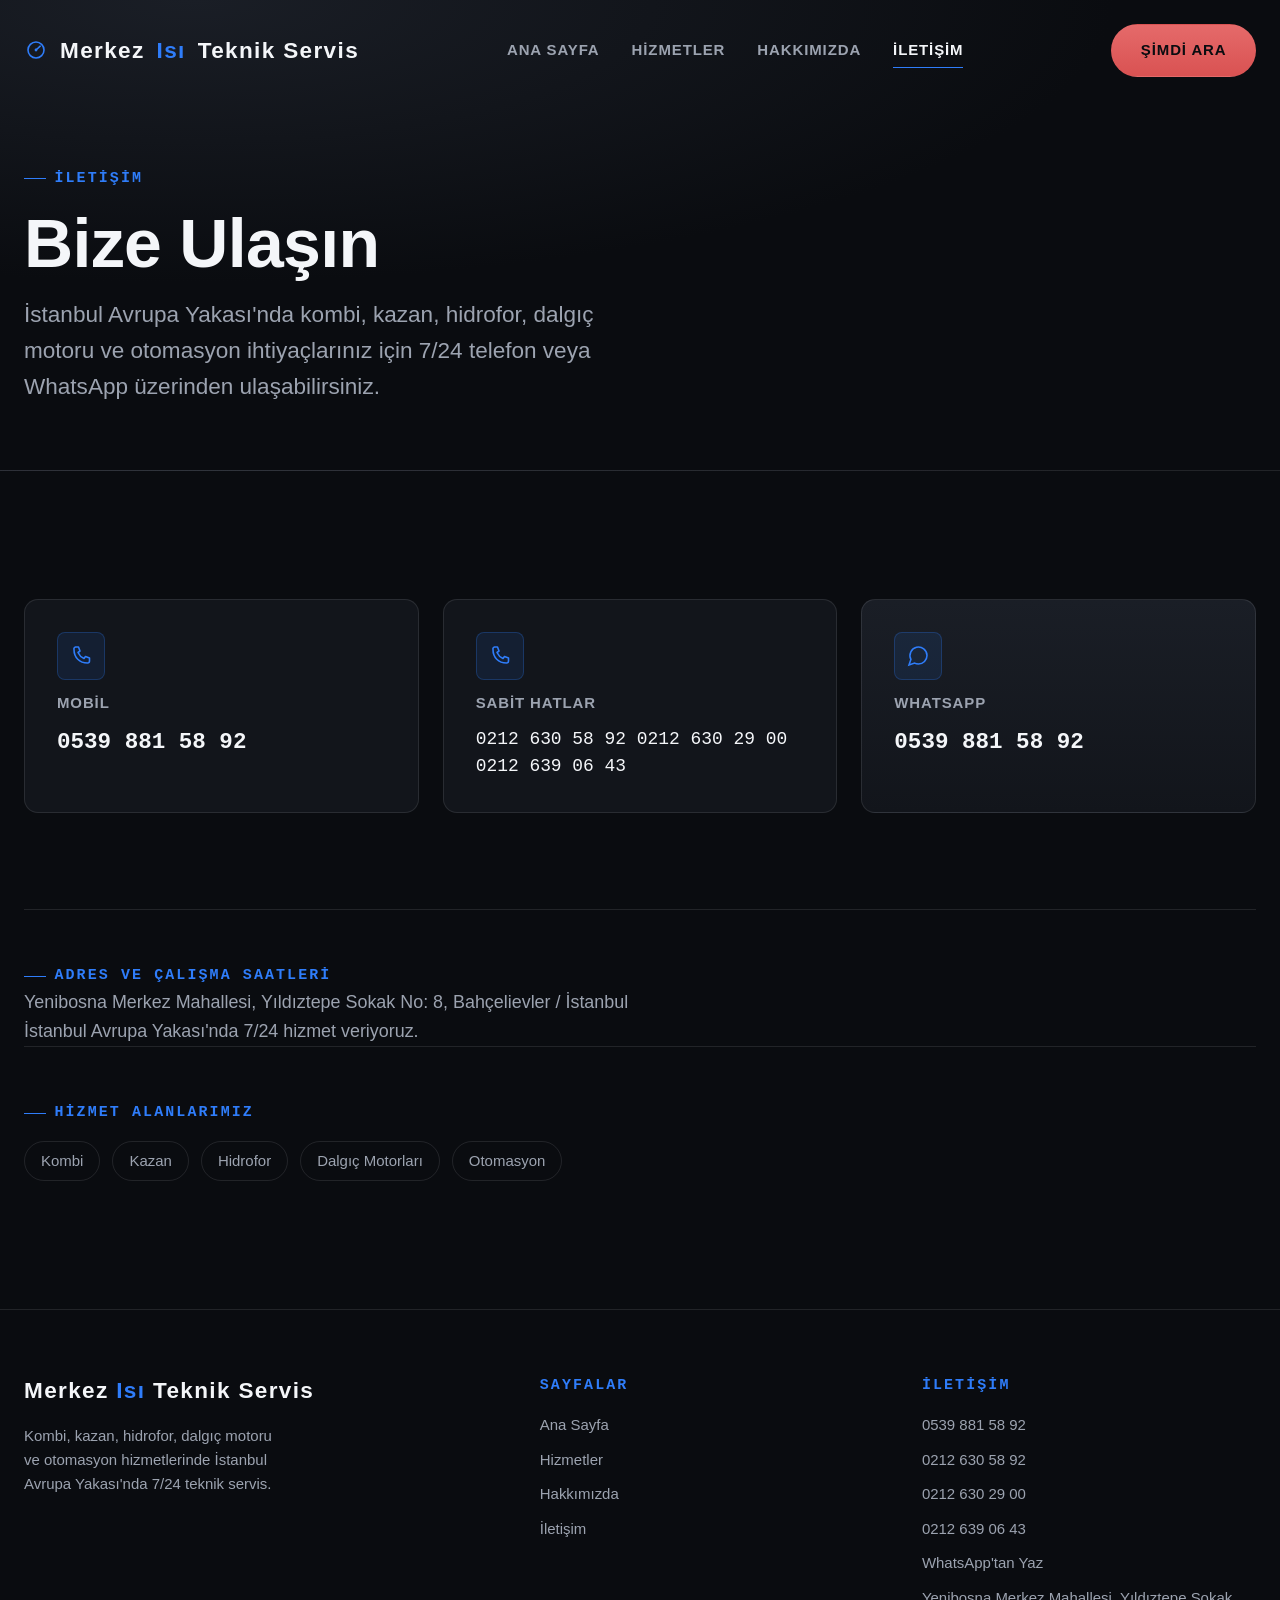
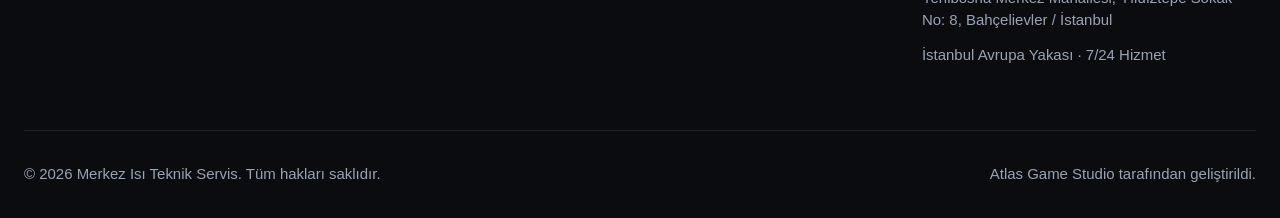
<file: iletisim.html>
<!doctype html>
<html lang="tr">
<head>
  <meta charset="UTF-8" />
  <meta name="viewport" content="width=device-width, initial-scale=1" />
  <title>İletişim | Merkez Isı Teknik Servis</title>
  <meta name="description" content="Merkez Isı Teknik Servis ile iletişime geçin: 0539 881 58 92 / 0212 630 58 92 / 0212 630 29 00 / 0212 639 06 43. İstanbul Avrupa Yakası'nda 7/24 hizmet — hemen arayın veya WhatsApp'tan yazın." />
  <!-- TODO: canonical will become https://www.merkezhidrofor.com/iletisim/ once ported to WordPress. -->
  <link rel="canonical" href="https://example.com/iletisim.html" />
  <meta name="theme-color" content="#0a0c10" />

  <link rel="icon" href="assets/images/icons/favicon.svg" type="image/svg+xml" />
  <link rel="manifest" href="site.webmanifest" />

  <link rel="stylesheet" href="assets/css/base/reset.css" />
  <link rel="stylesheet" href="assets/css/base/tokens.css" />
  <link rel="stylesheet" href="assets/css/base/typography.css" />
  <link rel="stylesheet" href="assets/css/base/global.css" />
  <link rel="stylesheet" href="assets/css/layout/container.css" />
  <link rel="stylesheet" href="assets/css/components/button.css" />
  <link rel="stylesheet" href="assets/css/components/nav.css" />
  <link rel="stylesheet" href="assets/css/components/page-header.css" />
  <link rel="stylesheet" href="assets/css/components/footer.css" />
  <link rel="stylesheet" href="assets/css/components/sticky-cta.css" />
  <link rel="stylesheet" href="assets/css/pages/contact.css" />
</head>
<body class="no-js">
  <a class="skip-link" href="#main">İçeriğe geç</a>

  <header class="site-header">
    <div class="container nav">
      <a href="index.html" class="nav__logo">
        <svg class="nav__logo-mark" width="24" height="24" viewBox="0 0 24 24" aria-hidden="true">
          <circle cx="12" cy="12" r="8" fill="none" stroke="var(--color-accent)" stroke-width="1.6" />
          <circle cx="12" cy="12" r="1.4" fill="var(--color-accent)" />
          <path d="M12 12 L16.2 8.2" stroke="var(--color-accent)" stroke-width="1.6" stroke-linecap="round" />
        </svg>
        Merkez <strong>Isı</strong> Teknik Servis
      </a>

      <nav class="nav__links" aria-label="Ana menü">
        <a href="index.html" class="nav__link">Ana Sayfa</a>
        <a href="hizmetler.html" class="nav__link">Hizmetler</a>
        <a href="hakkimizda.html" class="nav__link">Hakkımızda</a>
        <a href="iletisim.html" class="nav__link" aria-current="page">İletişim</a>
      </nav>

      <div class="nav__actions">
        <a href="tel:+905398815892" class="btn btn--danger nav__cta" data-contact="phone-mobile">ŞİMDİ ARA</a>
        <button type="button" class="nav__toggle" aria-label="Menüyü aç" aria-expanded="false" aria-controls="mobile-drawer">
          <span></span><span></span><span></span>
        </button>
      </div>
    </div>
  </header>

  <nav id="mobile-drawer" class="nav__drawer" aria-label="Mobil menü">
    <a href="index.html" class="nav__link">Ana Sayfa</a>
    <a href="hizmetler.html" class="nav__link">Hizmetler</a>
    <a href="hakkimizda.html" class="nav__link">Hakkımızda</a>
    <a href="iletisim.html" class="nav__link" aria-current="page">İletişim</a>
    <a href="tel:+905398815892" class="btn btn--danger" data-contact="phone-mobile">ŞİMDİ ARA</a>
  </nav>

  <main id="main">
    <header class="page-header container">
      <p class="eyebrow">İletişim</p>
      <h1 class="page-header__title">Bize Ulaşın</h1>
      <p class="page-header__lede">İstanbul Avrupa Yakası'nda kombi, kazan, hidrofor, dalgıç motoru ve otomasyon ihtiyaçlarınız için 7/24 telefon veya WhatsApp üzerinden ulaşabilirsiniz.</p>
    </header>

    <section class="section container">
      <div class="contact-grid">
        <a href="tel:+905398815892" class="contact-panel" data-contact="phone-mobile" data-reveal>
          <span class="contact-panel__icon" aria-hidden="true">
            <svg viewBox="0 0 24 24" fill="none" stroke="currentColor" stroke-width="1.6" stroke-linecap="round" stroke-linejoin="round"><path d="M6.5 3h3l1.5 4-2 1.5a12 12 0 0 0 6 6l1.5-2 4 1.5v3a2 2 0 0 1-2 2C10.5 19 5 13.5 5 5.5A2 2 0 0 1 6.5 3Z"/></svg>
          </span>
          <span class="contact-panel__label">Mobil</span>
          <span class="contact-panel__value mono" data-contact="phone-mobile" data-contact-text>0539 881 58 92</span>
        </a>

        <div class="contact-panel" data-reveal>
          <span class="contact-panel__icon" aria-hidden="true">
            <svg viewBox="0 0 24 24" fill="none" stroke="currentColor" stroke-width="1.6" stroke-linecap="round" stroke-linejoin="round"><path d="M6.5 3h3l1.5 4-2 1.5a12 12 0 0 0 6 6l1.5-2 4 1.5v3a2 2 0 0 1-2 2C10.5 19 5 13.5 5 5.5A2 2 0 0 1 6.5 3Z"/></svg>
          </span>
          <span class="contact-panel__label">Sabit Hatlar</span>
          <div class="contact-panel__lines mono">
            <a href="tel:+902126305892" class="contact-panel__line" data-contact="phone-landline-1" data-contact-text>0212 630 58 92</a>
            <a href="tel:+902126302900" class="contact-panel__line" data-contact="phone-landline-2" data-contact-text>0212 630 29 00</a>
            <a href="tel:+902126390643" class="contact-panel__line" data-contact="phone-landline-3" data-contact-text>0212 639 06 43</a>
          </div>
        </div>

        <a href="https://wa.me/905398815892" class="contact-panel contact-panel--accent" target="_blank" rel="noopener" data-contact="whatsapp" data-reveal>
          <span class="contact-panel__icon" aria-hidden="true">
            <svg viewBox="0 0 24 24" fill="none" stroke="currentColor" stroke-width="1.6"><path d="M21 11.5a8.5 8.5 0 0 1-8.5 8.5c-1.4 0-2.7-.3-3.9-.9L3 21l1.9-5.6A8.5 8.5 0 1 1 21 11.5Z"/></svg>
          </span>
          <span class="contact-panel__label">WhatsApp</span>
          <span class="contact-panel__value mono" data-contact="whatsapp" data-contact-text>0539 881 58 92</span>
        </a>
      </div>

      <div class="contact-services" data-reveal>
        <p class="eyebrow">Adres ve Çalışma Saatleri</p>
        <p class="text-dim">Yenibosna Merkez Mahallesi, Yıldıztepe Sokak No: 8, Bahçelievler / İstanbul</p>
        <p class="text-dim">İstanbul Avrupa Yakası'nda 7/24 hizmet veriyoruz.</p>
      </div>

      <div class="contact-services" data-reveal>
        <p class="eyebrow">Hizmet Alanlarımız</p>
        <ul class="contact-services__list">
          <li>Kombi</li>
          <li>Kazan</li>
          <li>Hidrofor</li>
          <li>Dalgıç Motorları</li>
          <li>Otomasyon</li>
        </ul>
      </div>
    </section>
  </main>

  <footer class="site-footer">
    <div class="container">
      <div class="footer__grid">
        <div class="footer__brand">
          <span class="footer__logo">Merkez <strong>Isı</strong> Teknik Servis</span>
          <p class="footer__tagline">Kombi, kazan, hidrofor, dalgıç motoru ve otomasyon hizmetlerinde İstanbul Avrupa Yakası'nda 7/24 teknik servis.</p>
        </div>
        <div>
          <p class="footer__heading">Sayfalar</p>
          <nav class="footer__list" aria-label="Footer sayfa bağlantıları">
            <a href="index.html">Ana Sayfa</a>
            <a href="hizmetler.html">Hizmetler</a>
            <a href="hakkimizda.html">Hakkımızda</a>
            <a href="iletisim.html">İletişim</a>
          </nav>
        </div>
        <div>
          <p class="footer__heading">İletişim</p>
          <div class="footer__list">
            <a href="tel:+905398815892" data-contact="phone-mobile" data-contact-text>0539 881 58 92</a>
            <a href="tel:+902126305892" data-contact="phone-landline-1" data-contact-text>0212 630 58 92</a>
            <a href="tel:+902126302900" data-contact="phone-landline-2" data-contact-text>0212 630 29 00</a>
            <a href="tel:+902126390643" data-contact="phone-landline-3" data-contact-text>0212 639 06 43</a>
            <a href="https://wa.me/905398815892" target="_blank" rel="noopener" data-contact="whatsapp">WhatsApp'tan Yaz</a>
            <span>Yenibosna Merkez Mahallesi, Yıldıztepe Sokak No: 8, Bahçelievler / İstanbul</span>
            <span>İstanbul Avrupa Yakası · 7/24 Hizmet</span>
          </div>
        </div>
      </div>
      <div class="footer__bottom">
        <span>&copy; 2026 Merkez Isı Teknik Servis. Tüm hakları saklıdır.</span>
        <span>Atlas Game Studio tarafından geliştirildi.</span>
      </div>
    </div>
  </footer>

  <nav class="sticky-cta" aria-label="Hızlı iletişim">
    <a href="tel:+905398815892" class="sticky-cta__link sticky-cta__link--call" data-contact="phone-mobile">
      <svg viewBox="0 0 24 24" fill="none" stroke="currentColor" stroke-width="1.8" stroke-linecap="round" stroke-linejoin="round"><path d="M6.5 3h3l1.5 4-2 1.5a12 12 0 0 0 6 6l1.5-2 4 1.5v3a2 2 0 0 1-2 2C10.5 19 5 13.5 5 5.5A2 2 0 0 1 6.5 3Z"/></svg>
      Şimdi Ara
    </a>
    <a href="https://wa.me/905398815892" class="sticky-cta__link sticky-cta__link--whatsapp" target="_blank" rel="noopener" data-contact="whatsapp">
      <svg viewBox="0 0 24 24" fill="none" stroke="currentColor" stroke-width="1.8"><path d="M21 11.5a8.5 8.5 0 0 1-8.5 8.5c-1.4 0-2.7-.3-3.9-.9L3 21l1.9-5.6A8.5 8.5 0 1 1 21 11.5Z"/></svg>
      WhatsApp
    </a>
  </nav>

  <script type="module" src="assets/js/main.js"></script>
</body>
</html>
</file>
<file: assets/css/base/tokens.css>
/* Design tokens — single source of truth for the visual system.
   Premium industrial-technical palette: deep charcoal, electric blue, restrained red for emergency actions only. */

:root {
  /* ---- Color: Premium Industrial Technical palette ---- */
  --color-black: #0a0c10;
  --color-charcoal: #12151b;
  --color-charcoal-soft: #1a1e26;
  --color-steel: #2a2f3a;
  --color-steel-soft: #3a4150;

  --color-blue: #2f7dfa;
  --color-blue-soft: #5b9dff;
  --color-blue-deep: #1857c4;

  /* #d95252 (not the more saturated #d14343 it started as) — that shade only cleared
     4.28:1 against black button text, just under the 4.5:1 AA minimum for normal-size
     bold text. This gives 4.92:1, confirmed via Lighthouse on the sticky call button. */
  --color-red: #d95252;
  --color-red-soft: #e56a6a;
  --color-red-deep: #a93131;

  --color-ivory: #f4f6f9;
  --color-ivory-dim: #9ca3b0;

  /* Semantic aliases */
  --color-bg: var(--color-black);
  --color-surface: var(--color-charcoal);
  --color-surface-raised: var(--color-charcoal-soft);
  --color-text: var(--color-ivory);
  --color-text-dim: var(--color-ivory-dim);
  --color-accent: var(--color-blue);
  --color-accent-hover: var(--color-blue-soft);
  --color-danger: var(--color-red);
  --color-danger-hover: var(--color-red-soft);
  --color-border: rgb(244 246 249 / 10%);

  /* ---- Typography ---- */
  --font-body: -apple-system, BlinkMacSystemFont, "Segoe UI", Roboto, "Helvetica Neue", Arial, sans-serif;
  --font-display: var(--font-body);
  --font-mono: ui-monospace, "SFMono-Regular", "Cascadia Code", Consolas, "Liberation Mono", Menlo, monospace;

  --fs-sm: clamp(0.833rem, 0.8rem + 0.17vw, 0.95rem);
  --fs-base: clamp(1rem, 0.96rem + 0.2vw, 1.125rem);
  --fs-md: clamp(1.2rem, 1.13rem + 0.35vw, 1.5rem);
  --fs-lg: clamp(1.6rem, 1.44rem + 0.8vw, 2.25rem);
  --fs-xl: clamp(2.2rem, 1.85rem + 1.75vw, 3.75rem);
  --fs-2xl: clamp(2.6rem, 2.05rem + 2.75vw, 4.75rem);

  --lh-tight: 1.1;
  --lh-snug: 1.3;
  --lh-normal: 1.6;

  --ls-wide: 0.06em;
  --ls-wider: 0.14em;

  /* ---- Spacing (4px base) ---- */
  --space-1: 0.25rem;
  --space-2: 0.5rem;
  --space-3: 0.75rem;
  --space-4: 1rem;
  --space-5: 1.5rem;
  --space-6: 2rem;
  --space-7: 3rem;
  --space-8: 4rem;
  --space-9: 6rem;
  --space-10: 8rem;
  --space-12: 12rem;

  /* ---- Layout ---- */
  --container-max: 1280px;
  --container-pad: var(--space-5);

  /* ---- Radii & shadows ---- */
  --radius-sm: 3px;
  --radius-md: 8px;
  --radius-lg: 14px;
  --radius-pill: 999px;

  --shadow-sm: 0 2px 8px rgb(0 0 0 / 35%);
  --shadow-md: 0 8px 30px rgb(0 0 0 / 45%);
  --shadow-blue-glow: 0 0 0 1px rgb(47 125 250 / 40%), 0 8px 24px rgb(47 125 250 / 18%);
  --shadow-red-glow: 0 0 0 1px rgb(209 67 67 / 45%), 0 8px 24px rgb(209 67 67 / 22%);

  /* ---- Motion ---- */
  --ease-premium: cubic-bezier(0.22, 1, 0.36, 1);
  --duration-fast: 0.2s;
  --duration-base: 0.4s;
  --duration-slow: 0.7s;

  /* ---- Z-index scale ----
     .site-header sits above .nav__drawer (not below) even though the drawer is the
     "overlay" — the header only occupies its own top strip, so this keeps the
     hamburger/X toggle clickable while the drawer is open instead of being painted
     over by the drawer's fixed, viewport-covering stacking context. */
  --z-sticky-cta: 90;
  --z-overlay: 200;
  --z-nav: 210;
  --z-modal: 300;
}

/* ---- Breakpoints (reference only — CSS custom properties can't be used in @media,
   documented here so component files stay consistent) ----
   sm: 600px
   md: 900px
   lg: 1200px
   xl: 1440px
*/
</file>
<file: assets/css/base/typography.css>
/* Type scale — confident, technical, high-contrast. */

body {
  font-family: var(--font-body);
  font-size: var(--fs-base);
  color: var(--color-text);
}

h1,
h2,
h3,
h4 {
  font-family: var(--font-display);
  font-weight: 700;
  line-height: var(--lh-tight);
  letter-spacing: -0.01em;
  color: var(--color-text);
}

h1 {
  font-size: var(--fs-2xl);
}

h2 {
  font-size: var(--fs-xl);
}

h3 {
  font-size: var(--fs-md);
}

h4 {
  font-size: var(--fs-base);
}

p {
  line-height: var(--lh-normal);
}

.text-dim {
  color: var(--color-text-dim);
}

.eyebrow {
  display: inline-flex;
  align-items: center;
  gap: var(--space-2);
  font-family: var(--font-mono);
  font-size: var(--fs-sm);
  font-weight: 600;
  letter-spacing: var(--ls-wider);
  text-transform: uppercase;
  color: var(--color-accent);
}

.eyebrow::before {
  content: "";
  display: inline-block;
  width: 1.5em;
  height: 1px;
  background: currentColor;
}

.mono {
  font-family: var(--font-mono);
}
</file>
<file: assets/css/base/global.css>
/* Base element styles + shared utility classes used across pages/components. */

html {
  background: var(--color-bg);
  scroll-behavior: smooth;
}

body {
  background: var(--color-bg);
  overflow-x: hidden;
}

::selection {
  background: var(--color-accent);
  color: var(--color-black);
}

:focus-visible {
  outline: 2px solid var(--color-accent);
  outline-offset: 3px;
  border-radius: var(--radius-sm);
}

img {
  border-radius: var(--radius-md);
}

hr {
  border: none;
  border-top: 1px solid var(--color-border);
}

/* Skip link — accessible, visually hidden until focused */
.skip-link {
  position: absolute;
  top: -100%;
  left: var(--space-4);
  z-index: var(--z-modal);
  padding: var(--space-3) var(--space-5);
  background: var(--color-accent);
  color: var(--color-black);
  font-weight: 600;
  border-radius: var(--radius-sm);
  transition: top var(--duration-fast) var(--ease-premium);
}

.skip-link:focus {
  top: var(--space-4);
}

.visually-hidden {
  position: absolute;
  width: 1px;
  height: 1px;
  padding: 0;
  margin: -1px;
  overflow: hidden;
  clip: rect(0, 0, 0, 0);
  white-space: nowrap;
  border: 0;
}

/* Full-viewport centered state page (404, etc.) */
.state-page {
  min-height: 100svh;
  display: flex;
  flex-direction: column;
  align-items: center;
  justify-content: center;
  text-align: center;
  gap: var(--space-5);
  padding: var(--space-6);
}

/* Divider used for the "technical accent line" motif */
.accent-divider {
  width: 3rem;
  height: 2px;
  background: var(--color-accent);
  border-radius: var(--radius-pill);
}

.section--surface {
  background: var(--color-surface);
  border-top: 1px solid var(--color-border);
  border-bottom: 1px solid var(--color-border);
}

.section-head .eyebrow {
  margin-bottom: var(--space-1);
}

.section-head__lede {
  color: var(--color-text-dim);
  font-size: var(--fs-md);
}

/* Reveal target — JS adds .is-visible via IntersectionObserver; CSS-only fallback if JS fails */
[data-reveal] {
  opacity: 0;
  transform: translateY(20px);
  transition: opacity var(--duration-slow) var(--ease-premium),
    transform var(--duration-slow) var(--ease-premium);
}

[data-reveal].is-visible {
  opacity: 1;
  transform: none;
}

.no-js [data-reveal] {
  opacity: 1;
  transform: none;
}

@media (prefers-reduced-motion: reduce) {
  html {
    scroll-behavior: auto;
  }

  [data-reveal] {
    opacity: 1;
    transform: none;
    transition: none;
  }
}
</file>
<file: assets/css/layout/container.css>
/* Shared layout primitives — container, section rhythm, responsive grid helpers. */

.container {
  width: 100%;
  max-width: var(--container-max);
  margin-inline: auto;
  padding-inline: var(--container-pad);
}

.section {
  padding-block: var(--space-9);
}

@media (min-width: 900px) {
  .section {
    padding-block: var(--space-10);
  }
}

.section--tight {
  padding-block: var(--space-7);
}

.section-head {
  display: flex;
  flex-direction: column;
  gap: var(--space-3);
  margin-bottom: var(--space-7);
  max-width: 40rem;
}

.section-head--center {
  align-items: center;
  text-align: center;
  margin-inline: auto;
}

.grid {
  display: grid;
  gap: var(--space-5);
}

.grid--2 {
  grid-template-columns: repeat(1, 1fr);
}

.grid--3 {
  grid-template-columns: repeat(1, 1fr);
}

.grid--4 {
  grid-template-columns: repeat(1, 1fr);
}

@media (min-width: 600px) {
  .grid--2,
  .grid--4 {
    grid-template-columns: repeat(2, 1fr);
  }
}

@media (min-width: 900px) {
  .grid--3 {
    grid-template-columns: repeat(3, 1fr);
  }

  .grid--4 {
    grid-template-columns: repeat(4, 1fr);
  }
}

.split {
  display: grid;
  gap: var(--space-7);
  align-items: center;
}

@media (min-width: 900px) {
  .split {
    grid-template-columns: 1.05fr 0.95fr;
    gap: var(--space-9);
  }

  .split--reverse .split__media {
    order: 2;
  }
}

.split__content .accent-divider {
  margin-block: var(--space-4);
}

.split__content .btn {
  margin-top: var(--space-5);
}
</file>
<file: assets/css/components/button.css>
/* Button component — primary (blue), secondary (outline), danger (call emphasis), ghost link. */

.btn {
  display: inline-flex;
  align-items: center;
  justify-content: center;
  gap: var(--space-2);
  padding: 0.95em 1.9em;
  font-size: var(--fs-sm);
  font-weight: 700;
  letter-spacing: var(--ls-wide);
  text-transform: uppercase;
  border-radius: var(--radius-pill);
  border: 1px solid transparent;
  white-space: nowrap;
  transition: transform var(--duration-fast) var(--ease-premium),
    box-shadow var(--duration-fast) var(--ease-premium),
    background-color var(--duration-fast) var(--ease-premium),
    border-color var(--duration-fast) var(--ease-premium),
    color var(--duration-fast) var(--ease-premium);
}

.btn:hover {
  transform: translateY(-2px);
}

.btn:active {
  transform: translateY(0);
}

.btn--primary {
  background: linear-gradient(180deg, var(--color-accent-hover), var(--color-accent));
  color: var(--color-black);
}

.btn--primary:hover {
  box-shadow: var(--shadow-blue-glow);
}

.btn--danger {
  background: linear-gradient(180deg, var(--color-red-soft), var(--color-red));
  color: var(--color-black);
}

.btn--danger:hover {
  box-shadow: var(--shadow-red-glow);
}

.btn--secondary {
  background: rgb(244 246 249 / 6%);
  -webkit-backdrop-filter: blur(8px);
  backdrop-filter: blur(8px);
  color: var(--color-text);
  border-color: rgb(244 246 249 / 25%);
}

.btn--secondary:hover {
  background: rgb(244 246 249 / 12%);
  border-color: var(--color-accent);
  color: var(--color-accent-hover);
}

.btn--ghost {
  background: transparent;
  color: var(--color-accent);
  padding: 0.4em 0;
  border-radius: 0;
  position: relative;
}

.btn--ghost::after {
  content: "";
  position: absolute;
  left: 0;
  bottom: 0;
  width: 100%;
  height: 1px;
  background: currentColor;
  transform: scaleX(0.4);
  transform-origin: left;
  transition: transform var(--duration-fast) var(--ease-premium);
}

.btn--ghost:hover::after {
  transform: scaleX(1);
}

.btn--block {
  width: 100%;
}

.btn__icon {
  display: inline-flex;
  width: 1.1em;
  height: 1.1em;
  flex-shrink: 0;
}

.btn__icon svg {
  width: 100%;
  height: 100%;
}

@media (prefers-reduced-motion: reduce) {
  .btn:hover {
    transform: none;
  }
}
</file>
<file: assets/css/components/nav.css>
/* Site header / primary navigation — fixed, gains backdrop + shadow on scroll, mobile drawer.
   NOTE: .nav__drawer must stay a sibling of .site-header in the DOM (not nested inside it) —
   backdrop-filter on an ancestor creates a new containing block for position:fixed descendants,
   which would break the drawer's full-viewport positioning once the header is in its scrolled state. */

.site-header {
  position: fixed;
  inset-block-start: 0;
  inset-inline: 0;
  z-index: var(--z-nav);
  padding-block: var(--space-5);
  border-bottom: 1px solid transparent;
  transition: padding var(--duration-fast) var(--ease-premium),
    background-color var(--duration-fast) var(--ease-premium),
    backdrop-filter var(--duration-fast) var(--ease-premium),
    border-color var(--duration-fast) var(--ease-premium);
}

.site-header.is-scrolled {
  padding-block: var(--space-3);
  background: rgb(10 12 16 / 85%);
  -webkit-backdrop-filter: blur(12px);
  backdrop-filter: blur(12px);
  border-color: var(--color-border);
}

.nav {
  display: flex;
  align-items: center;
  justify-content: space-between;
  gap: var(--space-5);
}

.nav__logo {
  display: flex;
  align-items: center;
  gap: var(--space-3);
  font-size: var(--fs-md);
  font-weight: 700;
  letter-spacing: var(--ls-wide);
  color: var(--color-text);
  transition: opacity var(--duration-fast) var(--ease-premium);
}

.nav__logo:hover {
  opacity: 0.85;
}

.nav__logo-mark {
  flex-shrink: 0;
}

.nav__logo strong {
  color: var(--color-accent);
}

.nav__links {
  display: none;
  align-items: center;
  gap: var(--space-6);
}

.nav__link {
  font-size: var(--fs-sm);
  font-weight: 600;
  letter-spacing: var(--ls-wide);
  text-transform: uppercase;
  color: var(--color-text-dim);
  position: relative;
  padding-block: var(--space-1);
  transition: color var(--duration-fast) var(--ease-premium);
}

.nav__link::after {
  content: "";
  position: absolute;
  left: 0;
  bottom: -2px;
  width: 100%;
  height: 1px;
  background: var(--color-accent);
  transform: scaleX(0);
  transform-origin: left;
  transition: transform var(--duration-fast) var(--ease-premium);
}

.nav__link:hover,
.nav__link[aria-current="page"] {
  color: var(--color-text);
}

.nav__link:hover::after,
.nav__link[aria-current="page"]::after {
  transform: scaleX(1);
}

.nav__actions {
  display: flex;
  align-items: center;
  gap: var(--space-4);
}

.nav__actions .btn {
  display: none;
}

.nav__toggle {
  display: flex;
  flex-direction: column;
  justify-content: center;
  align-items: center;
  gap: 5px;
  width: 44px;
  height: 44px;
}

.nav__toggle span {
  width: 22px;
  height: 2px;
  background: var(--color-text);
  border-radius: var(--radius-pill);
  transition: transform var(--duration-fast) var(--ease-premium),
    opacity var(--duration-fast) var(--ease-premium);
}

.nav__toggle[aria-expanded="true"] span:nth-child(1) {
  transform: translateY(7px) rotate(45deg);
}

.nav__toggle[aria-expanded="true"] span:nth-child(2) {
  opacity: 0;
}

.nav__toggle[aria-expanded="true"] span:nth-child(3) {
  transform: translateY(-7px) rotate(-45deg);
}

.nav__drawer {
  position: fixed;
  inset: 0;
  z-index: var(--z-overlay);
  background: var(--color-black);
  display: flex;
  flex-direction: column;
  align-items: center;
  justify-content: center;
  gap: var(--space-6);
  transform: translateY(-100%);
  transition: transform var(--duration-base) var(--ease-premium);
}

.nav__drawer.is-open {
  transform: translateY(0);
}

.nav__drawer .nav__link {
  font-size: var(--fs-lg);
  text-transform: none;
  letter-spacing: 0;
  font-weight: 700;
  color: var(--color-text);
}

.nav__drawer .btn {
  margin-top: var(--space-4);
}

@media (min-width: 900px) {
  .nav__links {
    display: flex;
  }

  .nav__actions .btn {
    display: inline-flex;
  }

  .nav__toggle {
    display: none;
  }

  .nav__drawer {
    display: none;
  }
}
</file>
<file: assets/css/components/service-card.css>
/* Service card — whole-card link, icon badge, conversion-oriented hover state. */

.service-card {
  display: flex;
  flex-direction: column;
  gap: var(--space-4);
  padding: var(--space-6);
  background: var(--color-surface);
  border: 1px solid var(--color-border);
  border-radius: var(--radius-lg);
  transition: transform var(--duration-base) var(--ease-premium),
    border-color var(--duration-base) var(--ease-premium),
    box-shadow var(--duration-base) var(--ease-premium);
}

.service-card:hover {
  transform: translateY(-6px);
  border-color: rgb(47 125 250 / 40%);
  box-shadow: var(--shadow-md);
}

.service-card__icon {
  display: inline-flex;
  align-items: center;
  justify-content: center;
  width: 3.25rem;
  height: 3.25rem;
  border-radius: var(--radius-md);
  background: rgb(47 125 250 / 10%);
  border: 1px solid rgb(47 125 250 / 25%);
  color: var(--color-accent);
  transition: background var(--duration-base) var(--ease-premium);
}

.service-card:hover .service-card__icon {
  background: var(--color-accent);
  color: var(--color-black);
}

.service-card__icon svg {
  width: 1.6rem;
  height: 1.6rem;
}

.service-card__title {
  font-size: var(--fs-md);
  font-weight: 700;
}

.service-card__desc {
  color: var(--color-text-dim);
  font-size: var(--fs-sm);
  line-height: var(--lh-normal);
}

.service-card__link {
  display: inline-flex;
  align-items: center;
  gap: var(--space-2);
  margin-top: auto;
  padding-top: var(--space-2);
  font-size: var(--fs-sm);
  font-weight: 700;
  letter-spacing: var(--ls-wide);
  text-transform: uppercase;
  color: var(--color-accent);
}

.service-card__link-arrow {
  transition: transform var(--duration-fast) var(--ease-premium);
}

.service-card:hover .service-card__link-arrow {
  transform: translateX(4px);
}

@media (prefers-reduced-motion: reduce) {
  .service-card:hover {
    transform: none;
  }

  .service-card:hover .service-card__link-arrow {
    transform: none;
  }
}
</file>
<file: assets/css/components/trust-bar.css>
/* Trust bar — compact factual service-scope strip, immediate clarity over social proof. */

.trust-bar {
  position: relative;
  z-index: 1;
  display: grid;
  grid-template-columns: repeat(2, 1fr);
  gap: var(--space-5);
  list-style: none;
  margin: 0;
  padding: var(--space-5) 0;
  border-top: 1px solid var(--color-border);
}

@media (min-width: 700px) {
  .trust-bar {
    grid-template-columns: repeat(4, 1fr);
  }
}

.trust-bar__item {
  display: flex;
  align-items: center;
  gap: var(--space-3);
}

.trust-bar__icon {
  flex-shrink: 0;
  display: flex;
  align-items: center;
  justify-content: center;
  width: 2.5rem;
  height: 2.5rem;
  border-radius: var(--radius-md);
  border: 1px solid rgb(47 125 250 / 30%);
  background: rgb(47 125 250 / 8%);
  color: var(--color-accent);
  transition: border-color var(--duration-fast) var(--ease-premium),
    box-shadow var(--duration-fast) var(--ease-premium);
}

.trust-bar__item:hover .trust-bar__icon {
  border-color: var(--color-accent);
  box-shadow: 0 0 0 3px rgb(47 125 250 / 14%);
}

.trust-bar__icon svg {
  width: 1.2rem;
  height: 1.2rem;
}

.trust-bar__title {
  font-size: var(--fs-sm);
  font-weight: 700;
  letter-spacing: var(--ls-wide);
  color: var(--color-text);
}
</file>
<file: assets/css/components/process-steps.css>
/* Process steps — numbered technical-service journey, horizontal on desktop, stacked on mobile. */

.process {
  display: grid;
  gap: var(--space-6);
  counter-reset: process;
}

@media (min-width: 900px) {
  .process {
    grid-template-columns: repeat(4, 1fr);
    gap: var(--space-5);
  }
}

.process__step {
  display: flex;
  flex-direction: column;
  gap: var(--space-3);
  padding-top: var(--space-5);
  border-top: 1px solid var(--color-border);
}

.process__number {
  font-family: var(--font-mono);
  font-size: var(--fs-md);
  font-weight: 700;
  color: var(--color-accent);
}

.process__title {
  font-size: var(--fs-base);
  font-weight: 700;
}

.process__desc {
  color: var(--color-text-dim);
  font-size: var(--fs-sm);
  line-height: var(--lh-normal);
}
</file>
<file: assets/css/components/cta-band.css>
/* CTA band — primary contact conversion block, call + WhatsApp, no map/address (not yet provided). */

.cta-band {
  background: linear-gradient(135deg, var(--color-charcoal-soft) 0%, var(--color-black) 100%);
  border-radius: var(--radius-lg);
  border: 1px solid var(--color-border);
  padding: var(--space-8) var(--space-6);
  display: flex;
  flex-direction: column;
  gap: var(--space-6);
  text-align: center;
  align-items: center;
}

@media (min-width: 900px) {
  .cta-band {
    padding: var(--space-9);
  }
}

.cta-band__content {
  display: flex;
  flex-direction: column;
  gap: var(--space-4);
  align-items: center;
  max-width: 44rem;
}

.cta-band__phones {
  display: flex;
  flex-wrap: wrap;
  justify-content: center;
  gap: var(--space-3) var(--space-6);
  margin-top: var(--space-2);
}

.cta-band__phone {
  display: inline-flex;
  align-items: center;
  gap: var(--space-2);
  font-family: var(--font-mono);
  font-size: var(--fs-md);
  font-weight: 700;
  color: var(--color-text);
  transition: color var(--duration-fast) var(--ease-premium);
}

.cta-band__phone:hover {
  color: var(--color-accent-hover);
}

.cta-band__phone svg {
  width: 1.2rem;
  height: 1.2rem;
  color: var(--color-accent);
  flex-shrink: 0;
}

.cta-band__actions {
  display: flex;
  flex-wrap: wrap;
  justify-content: center;
  gap: var(--space-3);
  margin-top: var(--space-3);
}
</file>
<file: assets/css/components/footer.css>
/* Site footer — brand recap, services, nav, contact. No address/socials until client provides them. */

.site-footer {
  background: var(--color-black);
  border-top: 1px solid var(--color-border);
  padding-block: var(--space-8) var(--space-6);
}

.footer__grid {
  display: grid;
  gap: var(--space-7);
  margin-bottom: var(--space-8);
}

@media (min-width: 900px) {
  .footer__grid {
    grid-template-columns: 1.4fr 1fr 1fr;
  }
}

.footer__brand {
  display: flex;
  flex-direction: column;
  gap: var(--space-4);
}

.footer__logo {
  font-size: var(--fs-md);
  font-weight: 700;
  letter-spacing: var(--ls-wide);
}

.footer__logo strong {
  color: var(--color-accent);
}

.footer__tagline {
  color: var(--color-text-dim);
  font-size: var(--fs-sm);
  max-width: 32ch;
}

.footer__heading {
  font-family: var(--font-mono);
  font-size: var(--fs-sm);
  font-weight: 700;
  letter-spacing: var(--ls-wider);
  text-transform: uppercase;
  color: var(--color-accent);
  margin-bottom: var(--space-4);
}

.footer__list {
  display: flex;
  flex-direction: column;
  gap: var(--space-3);
}

.footer__list a,
.footer__list span {
  color: var(--color-text-dim);
  font-size: var(--fs-sm);
  transition: color var(--duration-fast) var(--ease-premium);
}

.footer__list a:hover {
  color: var(--color-accent);
}

.footer__bottom {
  display: flex;
  flex-direction: column;
  gap: var(--space-3);
  padding-top: var(--space-6);
  border-top: 1px solid var(--color-border);
  font-size: var(--fs-sm);
  color: var(--color-text-dim);
}

@media (min-width: 600px) {
  .footer__bottom {
    flex-direction: row;
    align-items: center;
    justify-content: space-between;
  }
}
</file>
<file: assets/css/components/sticky-cta.css>
/* Sticky mobile call/WhatsApp bar — mobile-only, appears after hero, hides near footer. */

.sticky-cta {
  position: fixed;
  inset-inline: 0;
  inset-block-end: 0;
  z-index: var(--z-sticky-cta);
  display: grid;
  grid-template-columns: 1fr 1fr;
  gap: 1px;
  background: var(--color-border);
  border-top: 1px solid var(--color-border);
  transform: translateY(100%);
  transition: transform var(--duration-base) var(--ease-premium);
  padding-bottom: env(safe-area-inset-bottom, 0);
}

.sticky-cta.is-visible {
  transform: translateY(0);
}

.sticky-cta__link {
  display: flex;
  align-items: center;
  justify-content: center;
  gap: var(--space-2);
  min-height: 56px;
  font-size: var(--fs-sm);
  font-weight: 700;
  letter-spacing: var(--ls-wide);
  text-transform: uppercase;
}

.sticky-cta__link--call {
  background: var(--color-red);
  color: var(--color-black);
}

.sticky-cta__link--whatsapp {
  background: var(--color-accent);
  color: var(--color-black);
}

.sticky-cta__link svg {
  width: 1.15rem;
  height: 1.15rem;
}

@media (min-width: 900px) {
  .sticky-cta {
    display: none;
  }
}
</file>
<file: assets/css/pages/home.css>
/* Homepage-specific composition — hero, trust bar placement, process/CTA spacing.
   Everything reusable lives in components/. */

/* ---- Hero: two-column on desktop (copy left, technical visual right); on mobile the
   visual becomes a low-opacity background layer behind the stacked copy so it never
   forces extra scroll. ---- */
.hero {
  position: relative;
  min-height: 92svh;
  display: flex;
  flex-direction: column;
  overflow: hidden;
}

.hero__scene {
  position: absolute;
  inset: 0;
  z-index: 0;
}

.hero__scene-base {
  position: absolute;
  inset: -6%;
  background: radial-gradient(120% 90% at 78% 15%, var(--color-charcoal-soft) 0%, var(--color-black) 60%);
}

.hero__scene-grid {
  position: absolute;
  inset: -6%;
  opacity: 0.1;
  -webkit-mask-image: radial-gradient(65% 65% at 78% 30%, black, transparent 72%);
  mask-image: radial-gradient(65% 65% at 78% 30%, black, transparent 72%);
  background-image:
    repeating-linear-gradient(0deg, rgb(47 125 250 / 55%) 0 1px, transparent 1px 40px),
    repeating-linear-gradient(90deg, rgb(47 125 250 / 55%) 0 1px, transparent 1px 40px);
}

.hero__scrim {
  position: absolute;
  inset: 0;
  background: linear-gradient(180deg, rgb(10 12 16 / 55%) 0%, rgb(10 12 16 / 10%) 30%, rgb(10 12 16 / 95%) 100%);
}

@media (min-width: 1024px) {
  .hero__scrim {
    background: linear-gradient(100deg, var(--color-black) 0%, rgb(10 12 16 / 88%) 32%, rgb(10 12 16 / 15%) 62%);
  }
}

.hero__grid {
  position: relative;
  z-index: 1;
  flex: 1;
  display: grid;
  align-content: center;
  gap: var(--space-8);
  padding-top: clamp(6.5rem, 5rem + 6vw, 9rem);
  padding-bottom: var(--space-7);
}

@media (min-width: 1024px) {
  .hero__grid {
    grid-template-columns: 1.05fr 0.95fr;
    align-items: center;
  }
}

.hero__text {
  position: relative;
  z-index: 1;
  max-width: 40rem;
}

.hero__title {
  margin-block: var(--space-5) var(--space-4);
  font-size: clamp(2.5rem, 1.9rem + 4vw, 4.5rem);
  line-height: 1.08;
}

.hero__lede {
  color: var(--color-text-dim);
  font-size: var(--fs-md);
  margin-bottom: var(--space-6);
  max-width: 42ch;
}

.hero__actions {
  display: flex;
  flex-wrap: wrap;
  gap: var(--space-4);
}

/* ---- Visual: hero photo, right column on desktop (full frame, uncropped), low-opacity
   art-directed background on mobile/tablet (cropped to keep the technician + boiler
   recognizable — see object-position on .hero__illustration below).

   Mobile/tablet contrast is deliberately two independent layers, not one opacity value:
   the img's own opacity dims the photo, and a separate ::after gradient sits above it
   (below the text) for guaranteed contrast. Putting opacity on the .hero__visual
   container instead would flatten photo+scrim into one group before dimming it,
   making the scrim unable to add any real contrast on top of the photo. ---- */
.hero__visual {
  position: absolute;
  inset: 0;
  z-index: -1;
  pointer-events: none;
}

.hero__visual::after {
  content: "";
  position: absolute;
  inset: 0;
  z-index: 2; /* must beat .hero__illustration's z-index: 1, or this paints underneath it */
  /* Vignette anchored on the text block's own position (not the frame center) — darkest
     where the headline sits, easing off toward the right/bottom edges the text never
     reaches. This is what keeps the photo from reading as "text over a visible face":
     the face falls inside the dark zone at every width, not just at one tuned crop. */
  background: radial-gradient(
    90% 80% at 28% 32%,
    rgb(10 12 16 / 99%) 0%,
    rgb(10 12 16 / 96%) 55%,
    rgb(10 12 16 / 70%) 80%,
    rgb(10 12 16 / 46%) 100%
  );
}

@media (min-width: 1024px) {
  .hero__visual {
    position: relative;
    inset: auto;
    z-index: 1;
    display: flex;
    align-items: center;
    justify-content: center;
    pointer-events: auto;
  }

  .hero__visual::after {
    content: none;
  }
}

.hero__visual picture {
  display: contents;
}

.hero__illustration {
  position: relative;
  z-index: 1;
  display: block;
  width: 100%;
  height: 100%;
  /* Mobile/tablet crop: keeps the technician's face (~55-64% width) and the boiler
     unit (~68-85% width) in frame, trimming the empty left wall and the far-right
     pipe fittings. See assets/images/hero/ for the source coordinates this was tuned against. */
  object-fit: cover;
  object-position: 78% 12%;
  opacity: 0.28;
  border-radius: 0; /* full-bleed background photo — no visible corner cutout at the viewport edge */
}

@media (min-width: 1024px) {
  .hero__illustration {
    opacity: 1;
    width: 100%;
    max-width: 34rem;
    height: auto;
    object-fit: contain;
    object-position: center;
    border-radius: var(--radius-lg); /* contained panel — matches the site's card treatment */
  }
}

/* ---- Trust bar sits inside the hero so its promise lands in the first screen ---- */
.hero__trust {
  position: relative;
  z-index: 1;
}

/* ---- Service cards ---- */
.services-cta {
  display: flex;
  justify-content: center;
  margin-top: var(--space-7);
}
</file>
<file: assets/css/components/page-header.css>
/* Page header — compact intro band for non-home pages, sits right below the fixed nav. */

.page-header {
  position: relative;
  padding-top: clamp(7.5rem, 6rem + 5vw, 10rem);
  padding-bottom: var(--space-8);
  background: radial-gradient(120% 100% at 15% 0%, var(--color-charcoal-soft) 0%, var(--color-black) 60%);
  border-bottom: 1px solid var(--color-border);
}

.page-header__title {
  margin-top: var(--space-4);
  max-width: 34rem;
}

.page-header__lede {
  margin-top: var(--space-4);
  max-width: 48ch;
  color: var(--color-text-dim);
  font-size: var(--fs-md);
}
</file>
<file: assets/css/pages/services.css>
/* Services page — detailed service list, icon + body rows. */

.service-detail {
  display: flex;
  flex-direction: column;
  gap: var(--space-5);
  padding-block: var(--space-7);
  scroll-margin-top: 6rem;
}

.service-detail:not(:last-child) {
  border-bottom: 1px solid var(--color-border);
}

@media (min-width: 700px) {
  .service-detail {
    flex-direction: row;
    align-items: flex-start;
    gap: var(--space-7);
  }
}

.service-detail__icon {
  flex-shrink: 0;
  display: inline-flex;
  align-items: center;
  justify-content: center;
  width: 3.5rem;
  height: 3.5rem;
  border-radius: var(--radius-md);
  background: rgb(47 125 250 / 10%);
  border: 1px solid rgb(47 125 250 / 25%);
  color: var(--color-accent);
}

.service-detail__icon svg {
  width: 1.75rem;
  height: 1.75rem;
}

.service-detail__body {
  display: flex;
  flex-direction: column;
  gap: var(--space-3);
  max-width: 42rem;
}

.service-detail__actions {
  display: flex;
  flex-wrap: wrap;
  gap: var(--space-3);
  margin-top: var(--space-2);
}
</file>
<file: assets/css/pages/contact.css>
/* Contact page — large tappable contact panels, no map/address (not yet provided by client). */

.contact-grid {
  display: grid;
  gap: var(--space-5);
  margin-bottom: var(--space-9);
}

@media (min-width: 700px) {
  .contact-grid {
    grid-template-columns: repeat(3, 1fr);
  }
}

.contact-panel {
  display: flex;
  flex-direction: column;
  align-items: flex-start;
  gap: var(--space-3);
  padding: var(--space-6);
  background: var(--color-surface);
  border: 1px solid var(--color-border);
  border-radius: var(--radius-lg);
  transition: transform var(--duration-base) var(--ease-premium),
    border-color var(--duration-base) var(--ease-premium),
    box-shadow var(--duration-base) var(--ease-premium);
}

.contact-panel:hover {
  transform: translateY(-4px);
  border-color: rgb(47 125 250 / 40%);
  box-shadow: var(--shadow-md);
}

.contact-panel--accent {
  background: linear-gradient(180deg, var(--color-charcoal-soft), var(--color-charcoal));
}

.contact-panel__icon {
  display: inline-flex;
  align-items: center;
  justify-content: center;
  width: 3rem;
  height: 3rem;
  border-radius: var(--radius-md);
  background: rgb(47 125 250 / 10%);
  border: 1px solid rgb(47 125 250 / 25%);
  color: var(--color-accent);
}

.contact-panel__icon svg {
  width: 1.5rem;
  height: 1.5rem;
}

.contact-panel__label {
  font-size: var(--fs-sm);
  font-weight: 600;
  letter-spacing: var(--ls-wide);
  text-transform: uppercase;
  color: var(--color-text-dim);
}

.contact-panel__value {
  font-size: var(--fs-md);
  font-weight: 700;
  color: var(--color-text);
}

.contact-services {
  padding-top: var(--space-7);
  border-top: 1px solid var(--color-border);
}

.contact-services__list {
  display: flex;
  flex-wrap: wrap;
  gap: var(--space-3);
  margin-top: var(--space-4);
}

.contact-services__list li {
  padding: var(--space-2) var(--space-4);
  border-radius: var(--radius-pill);
  border: 1px solid var(--color-border);
  font-size: var(--fs-sm);
  color: var(--color-text-dim);
}
</file>
